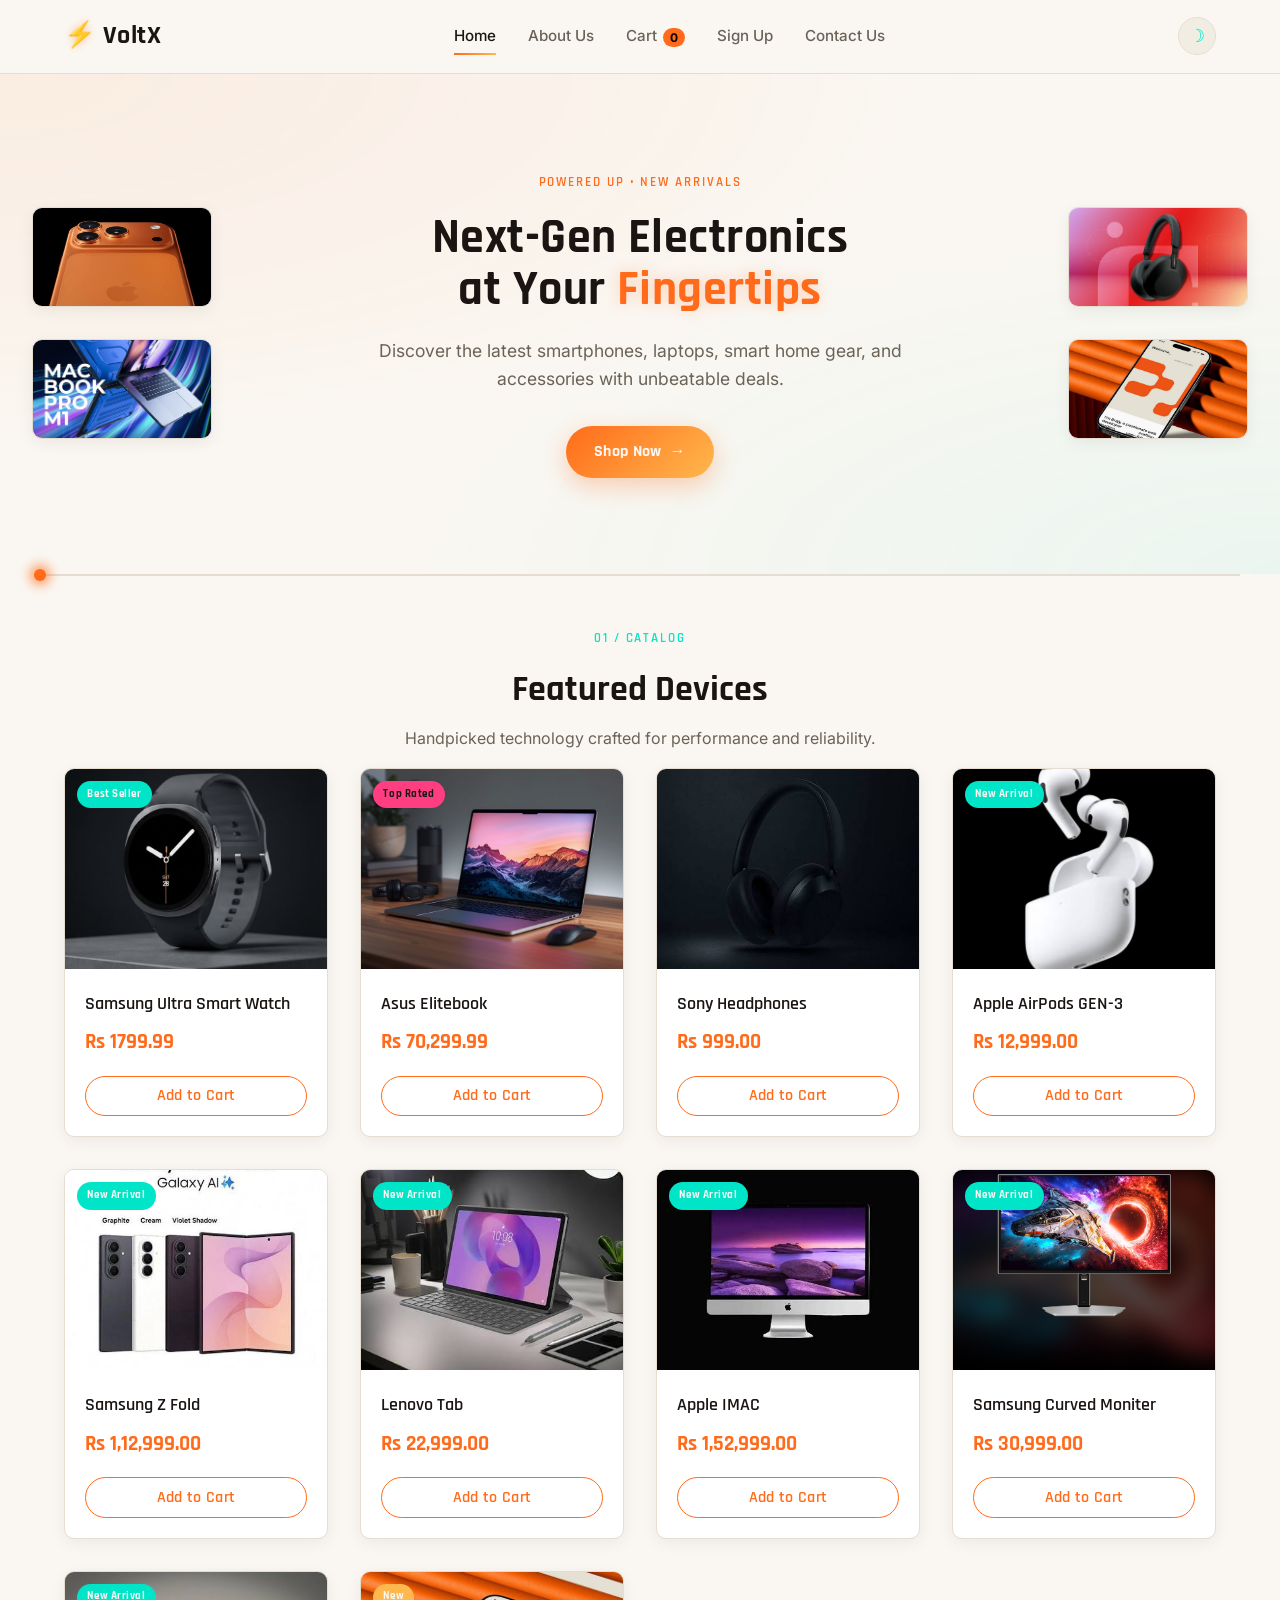
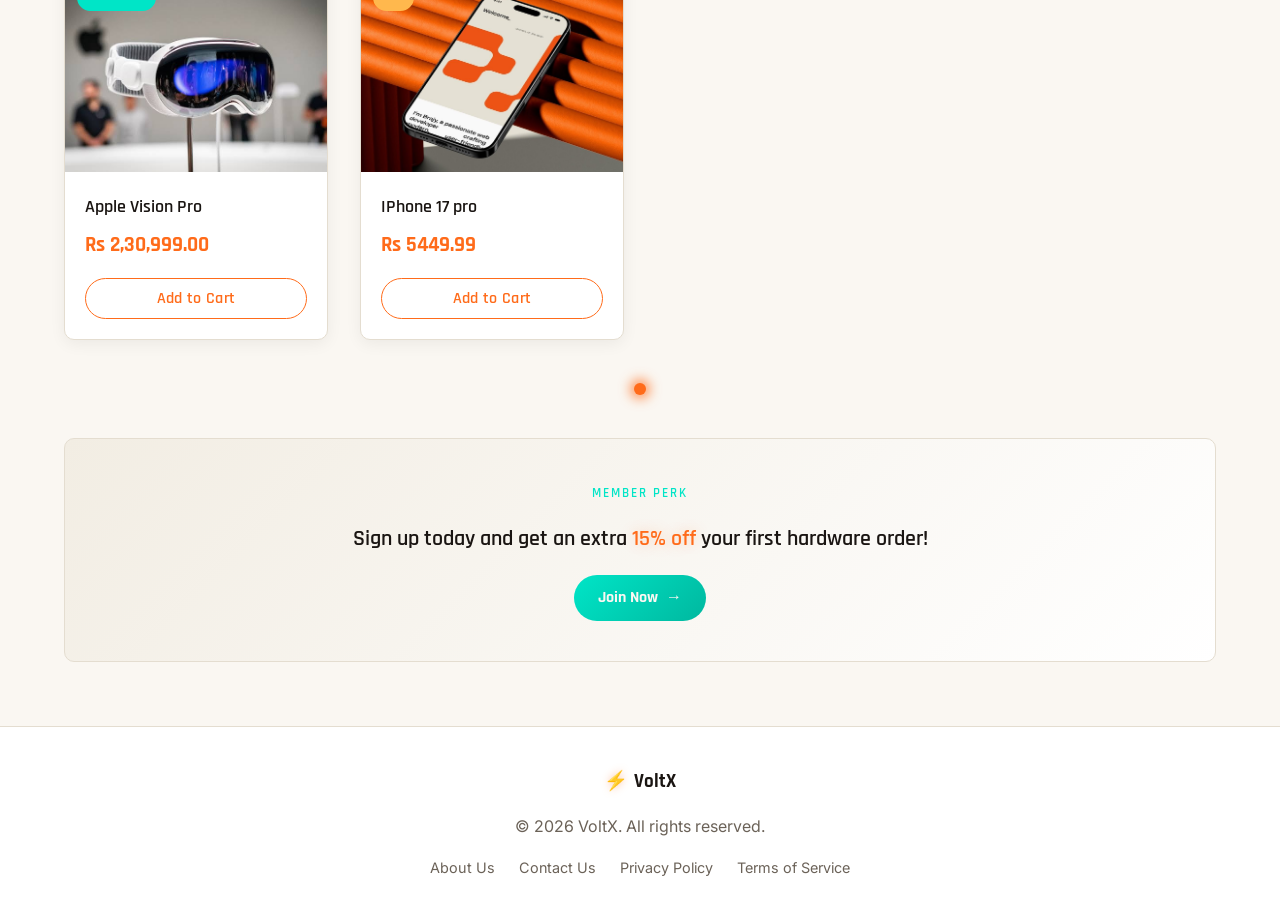
<file: index.html>
<!DOCTYPE html>
<html lang="en">
<head>
    <script src="main.js"></script>
    <meta charset="UTF-8">
    <meta name="viewport" content="width=device-width, initial-scale=1.0">
    <meta name="description" content="VoltX - Your premier destination for cutting-edge electronic devices, gadgets, and accessories.">
    <title>VoltX | Home</title>

    <link rel="preconnect" href="https://fonts.googleapis.com">
    <link rel="preconnect" href="https://fonts.gstatic.com" crossorigin>
    <link href="https://fonts.googleapis.com/css2?family=Rajdhani:wght@500;600;700&family=Inter:wght@400;500;600&display=swap" rel="stylesheet">

    <link rel="stylesheet" href="style.css">
</head>
<body>
     <script>
document.addEventListener("DOMContentLoaded", function() {
    const themeToggle = document.getElementById("themeToggle");
    const root = document.documentElement;

    const savedTheme = localStorage.getItem("voltx-theme");
    const prefersLight = window.matchMedia("(prefers-color-scheme: light)").matches;

    if (savedTheme === "light" || (!savedTheme && prefersLight)) {
        root.setAttribute("data-theme", "light");
    } else {
        root.removeAttribute("data-theme");
    }

    if (themeToggle) {
        themeToggle.addEventListener("click", function() {
            const isLight = root.getAttribute("data-theme") === "light";
            if (isLight) {
                root.removeAttribute("data-theme");
                localStorage.setItem("voltx-theme", "dark");
            } else {
                root.setAttribute("data-theme", "light");
                localStorage.setItem("voltx-theme", "light");
            }
        });
    }
});
</script>
    
</div>
<!-- VoltX Loading Screen -->
<div class="voltx-loader" aria-label="Loading VoltX" role="status">
    <div class="loader-logo">
        <span class="loader-bolt">&#9889;</span>VoltX
    </div>

    <div class="loader-track">
        <span class="loader-progress"></span>
    </div>

    <span class="loader-text">POWERING UP...</span>
</div>
    <header class="site-header">
        <nav class="navbar" aria-label="Main Navigation">
            <div class="nav-brand">
                <a href="./index.html"><span class="bolt">&#9889;</span>VoltX</a>
            </div>

            <div class="nav-right">
                <button class="theme-toggle" id="themeToggle" aria-label="Toggle light and dark mode">
                    <span class="theme-icon sun-icon">&#9728;</span>
                    <span class="theme-icon moon-icon">&#9789;</span>
                </button>

                <button class="nav-toggle" id="navToggle" aria-label="Toggle navigation menu" aria-expanded="false" aria-controls="navLinks">
                    <span class="bar"></span>
                    <span class="bar"></span>
                    <span class="bar"></span>
                </button>
            </div>

            <ul class="nav-links" id="navLinks">
                <li><a href="./index.html" class="active" aria-current="page">Home</a></li>
                <li><a href="./about.html">About Us</a></li>
                <li><a href="./cart.html">Cart</a></li>
                <li><a href="./signup.html">Sign Up</a></li>
                <li><a href="./contact.html">Contact Us</a></li>
                <li><a href="./logout.html">Logout</a></li>
            </ul>
        </nav>
        <div class="nav-backdrop" id="navBackdrop"></div>
    </header>

    <main>

        <section class="hero" aria-labelledby="hero-title">
            <div class="hero-floating-images left-images">
                <div class="floating-item zoom-anim">
                    <img src="photos/WhatsApp Image 2026-08-23 at 5.46.54 PM.jpeg" alt="Apex Pro Smartphone">
                </div>
                <div class="floating-item zoom-anim delay-1">
                    <img src="photos/All in One _ Laptop Visuals.jpg" alt="Zenith Ultra Laptop">
                </div>
            </div>

            <div class="hero-content">
                <span class="hero-eyebrow">POWERED UP &bull; NEW ARRIVALS</span>
                <h1 id="hero-title">Next-Gen Electronics<br>at Your <span class="text-glow">Fingertips</span></h1>
                <p>Discover the latest smartphones, laptops, smart home gear, and accessories with unbeatable deals.</p>
                <a href="#products" class="cta-button">Shop Now <span class="cta-arrow">&rarr;</span></a>
            </div>

            <div class="hero-floating-images right-images">
                <div class="floating-item zoom-anim delay-2">
                    <img src="photos/WhatsApp Image 2026-08-23 at 5.47.41 PM.jpeg" alt="Pulse Smartwatch Series 5">
                </div>
                <div class="floating-item zoom-anim delay-3">
                    <img src="photos/dea02608-bf89-4cf7-ade3-4e427650598a.jpg" alt="SonicX Wireless Headphones">
                </div>
            </div>
        </section>

        <div class="current-line" aria-hidden="true"><span class="pulse-dot"></span></div>

        <div class="content-wrapper">

            <section id="products" class="products-section" aria-labelledby="section-title">
                <header class="section-header reveal">
                    <span class="section-tag">01 / CATALOG</span>
                    <h2 id="section-title">Featured Devices</h2>
                    <p>Handpicked technology crafted for performance and reliability.</p>
                </header>

                <div class="product-grid">

                    <article class="product-card reveal">
                        <figure class="product-image-container">
                            <span class="product-badge badge-teal">Best Seller</span>
                            <img src="photos/Samsung Galaxy Watch_ Premium Design & Advanced Fitness Tracking ⌚✨.jpg" alt="Sleek modern smartphone displaying vibrant applications on screen">
                            <figcaption class="sr-only">Apex Pro Smartphone</figcaption>
                        </figure>
                        <div class="product-info">
                            <h3>Samsung Ultra Smart Watch</h3>
                            <p class="price">Rs 1799.99</p>
                            <button class="buy-btn">Add to Cart</button>
                        </div>
                    </article>

                    <article class="product-card reveal">
                        <figure class="product-image-container">
                            <span class="product-badge badge-pink">Top Rated</span>
                            <img src="photos/laptop.jpg" alt="High-performance laptop open on a clean wooden desk surface">
                            <figcaption class="sr-only">Zenith Ultra Laptop</figcaption>
                        </figure>
                        <div class="product-info">
                            <h3>Asus Elitebook</h3>
                            <p class="price">Rs 70,299.99</p>
                            <button class="buy-btn">Add to Cart</button>
                        </div>
                    </article>

                    <article class="product-card reveal">
                        <figure class="product-image-container">
                            <img src="photos/WhatsApp Image 2026-08-23 at 5.47.25 PM.jpeg" alt="Over-ear wireless studio headphones resting on a minimalist stand">
                            <figcaption class="sr-only">SonicX Wireless Headphones</figcaption>
                        </figure>
                        <div class="product-info">
                            <h3>Sony Headphones</h3>
                            <p class="price">Rs 999.00</p>
                            <button class="buy-btn">Add to Cart</button>
                        </div>
                    </article>

                    <article class="product-card reveal">
    <figure class="product-image-container">
        <span class="product-badge badge-teal">New Arrival</span>
        <img src="photos/images.jpeg" alt="Apple airpods">
        <figcaption class="sr-only">Apple airpods</figcaption>
    </figure>
    <div class="product-info">
        <h3>Apple AirPods GEN-3</h3>
        <p class="price">Rs 12,999.00</p>
        <button class="buy-btn">Add to Cart</button>
    </div>
</article> 
               

           <article class="product-card reveal">
    <figure class="product-image-container">
        <span class="product-badge badge-teal">New Arrival</span>
        <img src="photos/images-2.jpeg" alt="Samsung Z Fold">
        <figcaption class="sr-only">Samsung Z Fold</figcaption>
    </figure>
    <div class="product-info">
        <h3>Samsung Z Fold</h3>
        <p class="price">Rs 1,12,999.00</p>
        <button class="buy-btn">Add to Cart</button>
    </div>
</article>

       <article class="product-card reveal">
    <figure class="product-image-container">
        <span class="product-badge badge-teal">New Arrival</span>
        <img src="photos/shopping.jpeg" alt="Lenovo Tab">
        <figcaption class="sr-only">Lenovo Tab</figcaption>
    </figure>
    <div class="product-info">
        <h3>Lenovo Tab</h3>
        <p class="price">Rs 22,999.00</p>
        <button class="buy-btn">Add to Cart</button>
    </div>
</article>


  <article class="product-card reveal">
    <figure class="product-image-container">
        <span class="product-badge badge-teal">New Arrival</span>
        <img src="photos/images-3.jpeg" alt="Apple IMAC">
        <figcaption class="sr-only">Apple IMAC</figcaption>
    </figure>
    <div class="product-info">
        <h3>Apple IMAC</h3>
        <p class="price">Rs 1,52,999.00</p>
        <button class="buy-btn">Add to Cart</button>
    </div>
</article>

 <article class="product-card reveal">
    <figure class="product-image-container">
        <span class="product-badge badge-teal">New Arrival</span>
        <img src="photos/img.jpg" alt="Samsung Curved Moniter">
        <figcaption class="sr-only">Samsung Curved Moniter</figcaption>
    </figure>
    <div class="product-info">
        <h3>Samsung Curved Moniter</h3>
        <p class="price">Rs 30,999.00</p>
        <button class="buy-btn">Add to Cart</button>
    </div>
</article>

 <article class="product-card reveal">
    <figure class="product-image-container">
        <span class="product-badge badge-teal">New Arrival</span>
        <img src="photos/img-2.jpeg" alt="Apple Vision Pro">
        <figcaption class="sr-only">Apple Vision Pro</figcaption>
    </figure>
    <div class="product-info">
        <h3>Apple Vision Pro</h3>
        <p class="price">Rs 2,30,999.00</p>
        <button class="buy-btn">Add to Cart</button>
    </div>
</article>

                    <article class="product-card reveal">
                        <figure class="product-image-container">
                            <span class="product-badge badge-amber">New</span>
                            <img src="photos/dea02608-bf89-4cf7-ade3-4e427650598a.jpg" alt="Smartwatch with a black fitness tracking band on a white background">
                            <figcaption class="sr-only"></figcaption>
                        </figure>
                        <div class="product-info">
                            <h3>IPhone 17 pro</h3>
                            <p class="price">Rs 5449.99</p>
                            <button class="buy-btn">Add to Cart</button>
                        </div>
                    </article>
                </div>
            </section>

            <div class="current-line" aria-hidden="true"><span class="pulse-dot"></span></div>

            <aside class="promo-sidebar reveal" aria-label="Promotional Sidebar">
                <section class="promo-card">
                    <span class="section-tag">MEMBER PERK</span>
                    <h3>Sign up today and get an extra <span class="text-glow">15% off</span> your first hardware order!</h3>
                    <a href="./signup.html" class="promo-btn">Join Now <span class="cta-arrow">&rarr;</span></a>
                </section>
            </aside>
        </div>
    </main>

    <footer class="site-footer">
        <div class="footer-content">
            <div class="footer-brand"><span class="bolt">&#9889;</span>VoltX</div>
            <p>&copy; 2026 VoltX. All rights reserved.</p>
            <nav aria-label="Footer Navigation">
                <ul class="footer-links">
                    <li><a href="./about.html">About Us</a></li>
                    <li><a href="./contact.html">Contact Us</a></li>
                    <li><a href="./privacy.html">Privacy Policy</a></li>
                    <li><a href="./terms.html">Terms of Service</a></li>
                </ul>
            </nav>
        </div>
    </footer>

    <script>
        const navToggle = document.getElementById('navToggle');
        const navLinks = document.getElementById('navLinks');
        const navBackdrop = document.getElementById('navBackdrop');
        const themeToggle = document.getElementById('themeToggle');
        const root = document.documentElement;

        // Apply saved theme, or fall back to the visitor's OS preference
        const savedTheme = localStorage.getItem('voltx-theme');
        const prefersLight = window.matchMedia('(prefers-color-scheme: light)').matches;
        if (savedTheme === 'light' || (!savedTheme && prefersLight)) {
            root.setAttribute('data-theme', 'light');
        }

        themeToggle.addEventListener('click', () => {
            const isLight = root.getAttribute('data-theme') === 'light';
            if (isLight) {
                root.removeAttribute('data-theme');
                localStorage.setItem('voltx-theme', 'dark');
            } else {
                root.setAttribute('data-theme', 'light');
                localStorage.setItem('voltx-theme', 'light');
            }
        });

        function setMenu(isOpen) {
            navLinks.classList.toggle('open', isOpen);
            navToggle.classList.toggle('active', isOpen);
            navBackdrop.classList.toggle('open', isOpen);
            navToggle.setAttribute('aria-expanded', isOpen);
            document.body.style.overflow = isOpen ? 'hidden' : '';
        }

        navToggle.addEventListener('click', () => setMenu(!navLinks.classList.contains('open')));
        navBackdrop.addEventListener('click', () => setMenu(false));
        navLinks.querySelectorAll('a').forEach(link => link.addEventListener('click', () => setMenu(false)));
        document.addEventListener('keydown', (e) => { if (e.key === 'Escape') setMenu(false); });

        // Scroll-triggered reveal: elements expand + fade in as they enter view
        const revealEls = document.querySelectorAll('.reveal');
        const observer = new IntersectionObserver((entries) => {
            entries.forEach((entry, i) => {
                if (entry.isIntersecting) {
                    setTimeout(() => entry.target.classList.add('visible'), i * 60);
                    observer.unobserve(entry.target);
                }
            });
        }, { threshold: 0.15, rootMargin: '0px 0px -40px 0px' });

        revealEls.forEach(el => observer.observe(el));

        // Reveal product cards with a slight stagger based on grid position
        document.querySelectorAll('.product-card').forEach((card, i) => {
            card.style.transitionDelay = (i * 80) + 'ms';
        });
    </script>

</body>
</html>
</file>
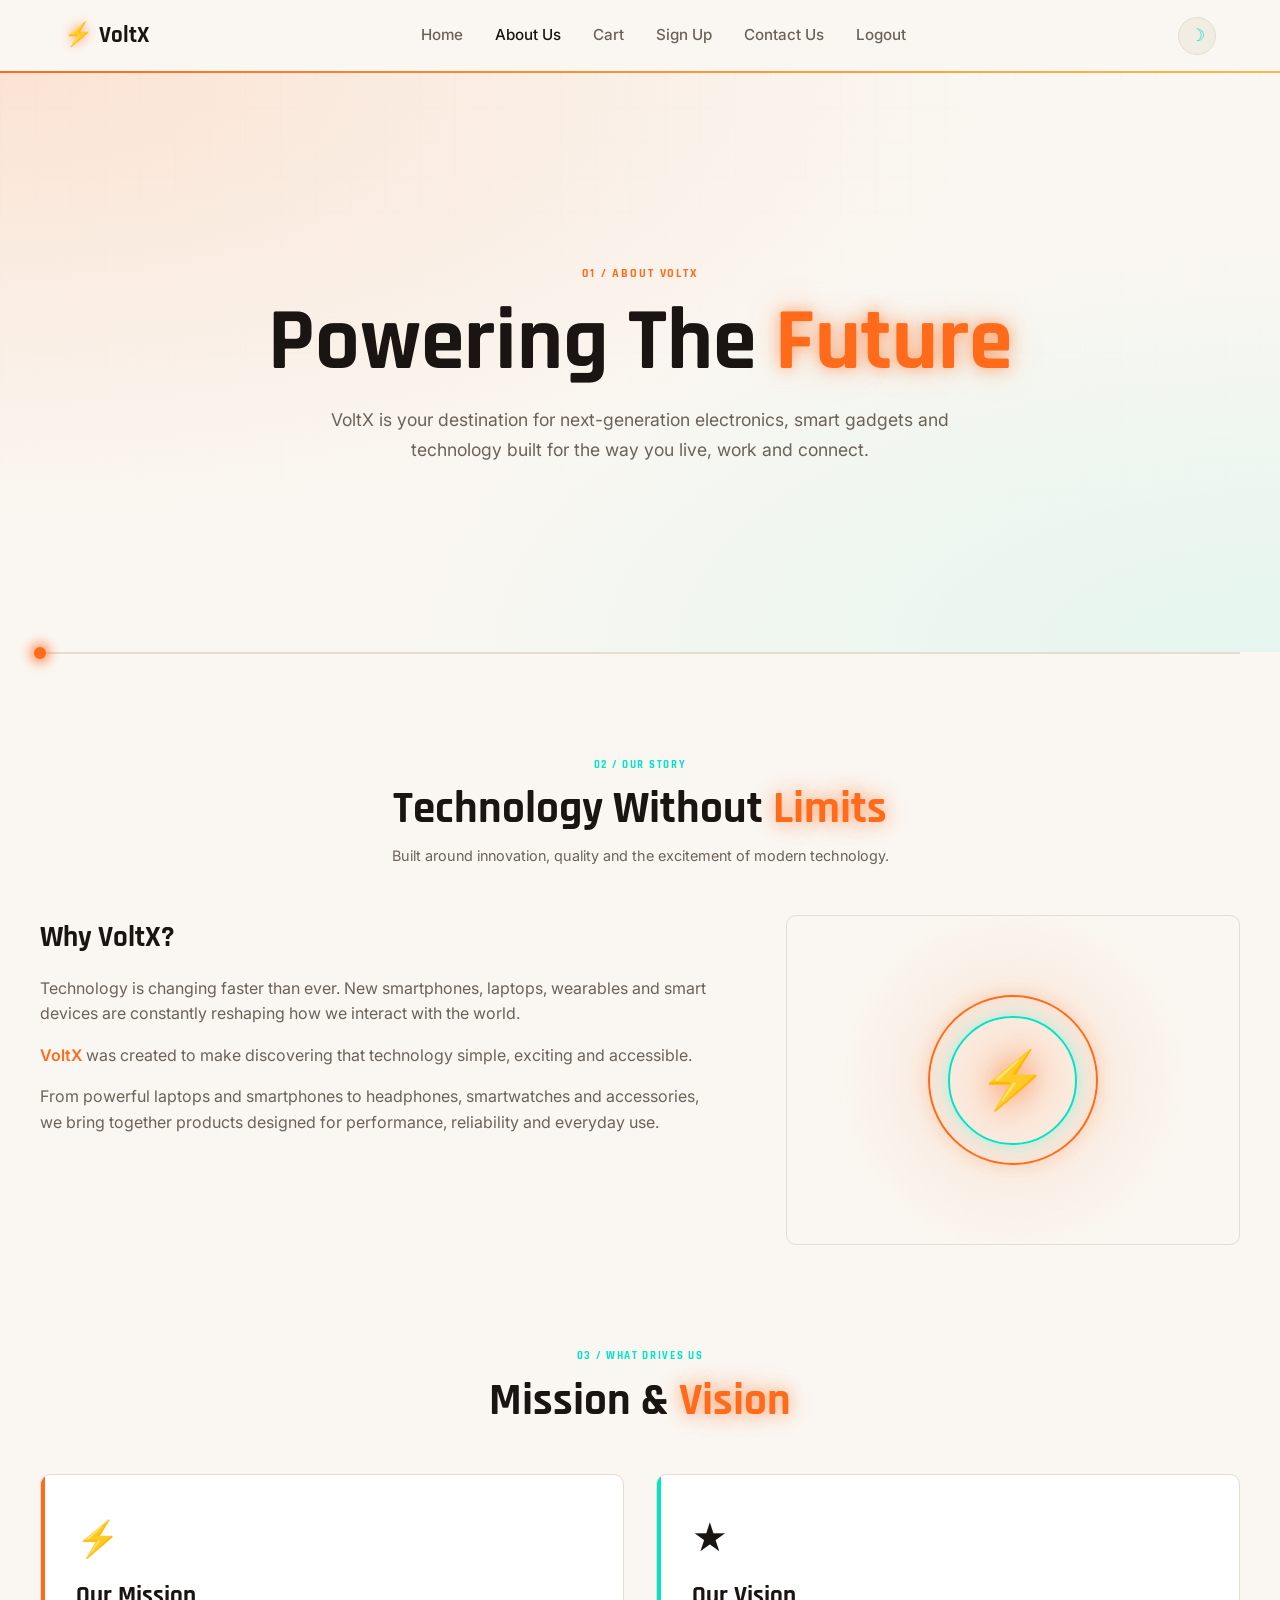
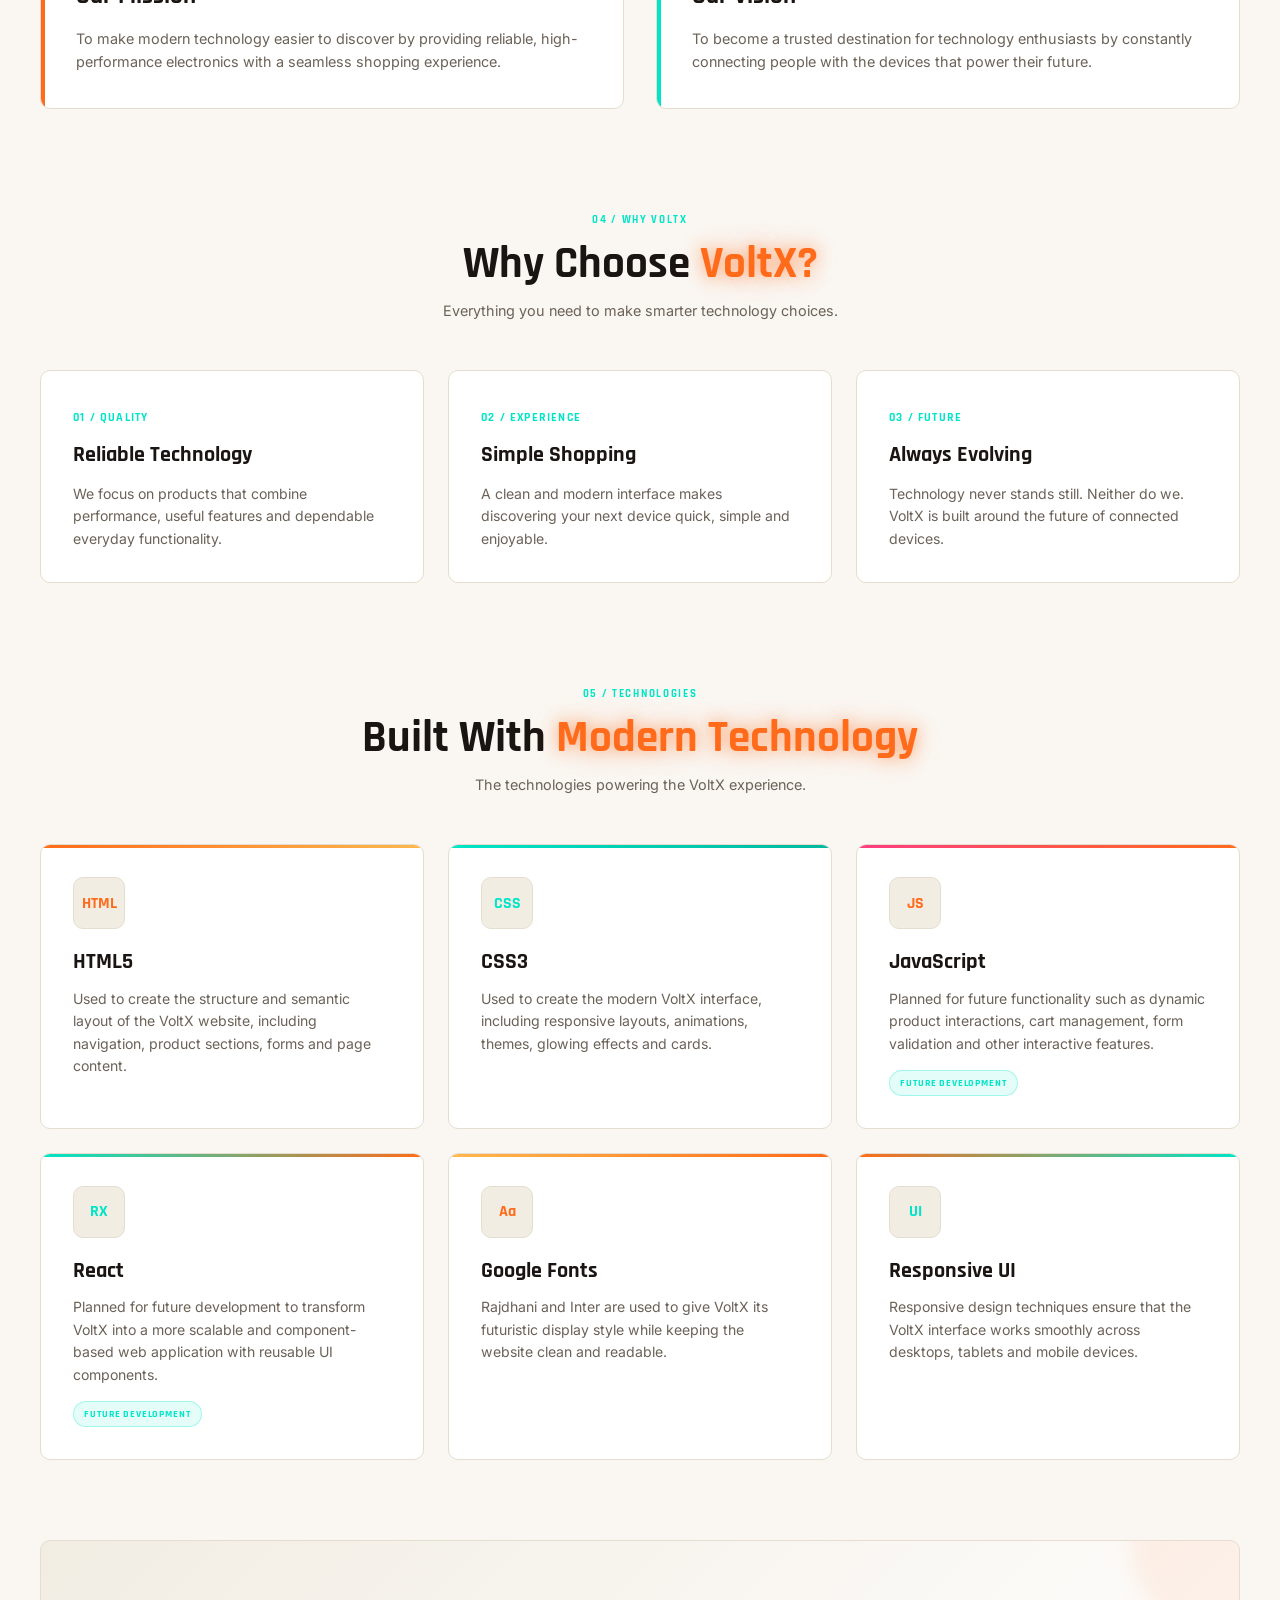
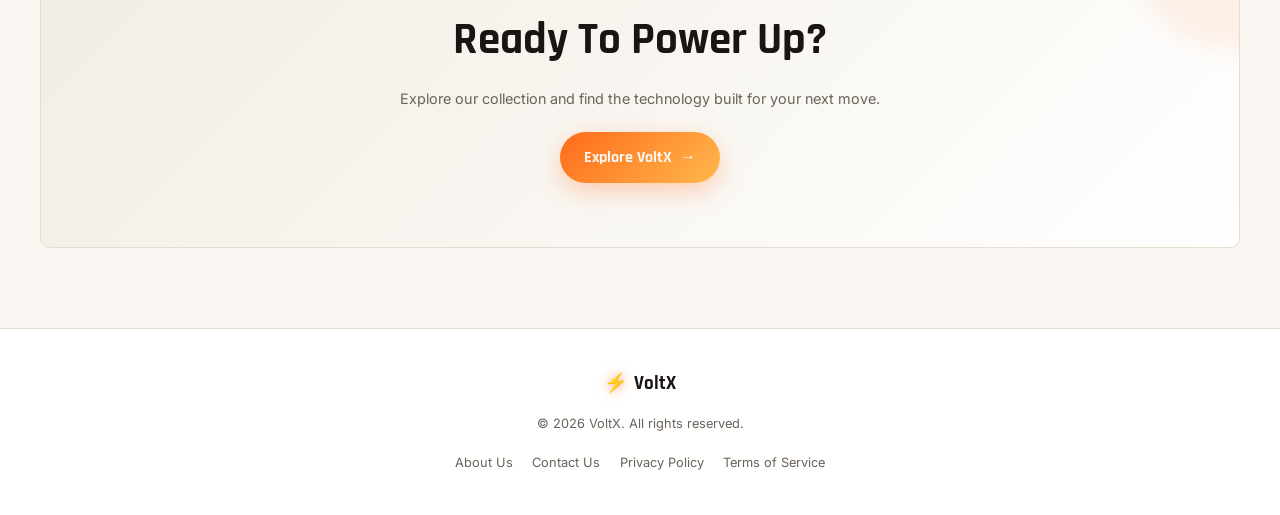
<file: about.html>
<!DOCTYPE html>
<html lang="en">

<head>

    <meta charset="UTF-8">

    <meta name="viewport" content="width=device-width, initial-scale=1.0">

    <meta name="description"
        content="Learn more about VoltX - your destination for next-generation electronics, gadgets and accessories.">

    <title>VoltX | About Us</title>


    <!-- ==========================================
         GOOGLE FONTS
         ========================================== -->

    <link rel="preconnect" href="https://fonts.googleapis.com">

    <link rel="preconnect"
        href="https://fonts.gstatic.com"
        crossorigin>

    <link href="https://fonts.googleapis.com/css2?family=Rajdhani:wght@500;600;700&family=Inter:wght@400;500;600&display=swap"
        rel="stylesheet">


    <!-- ==========================================
         PAGE STYLES
         ========================================== -->

    <style>
        /* ==========================================
   VOLTX MOBILE-FIRST DESIGN
   ========================================== */

:root {
    --void: #0a0908;
    --surface: #16130f;
    --surface-raised: #1e1a14;
    --border: #2c2620;

    --orange: #ff6b1a;
    --amber: #ffb84d;
    --teal: #00e5c7;
    --pink: #ff3d81;

    --text: #f5f0e8;
    --text-muted: #a89f92;

    --font-display: 'Rajdhani', sans-serif;
    --font-body: 'Inter', sans-serif;

    --radius: 10px;

    --container: 1200px;
}


/* ==========================================
   LIGHT MODE
   ========================================== */

:root[data-theme="light"] {
    --void: #faf7f2;
    --surface: #ffffff;
    --surface-raised: #f2ede3;
    --border: #e4ddd0;

    --text: #1a1512;
    --text-muted: #6b6258;
}


/* ==========================================
   RESET
   ========================================== */

* {
    margin: 0;
    padding: 0;
    box-sizing: border-box;
}


html {
    scroll-behavior: smooth;
    overflow-x: hidden;
}


body {
    width: 100%;
    min-width: 320px;

    overflow-x: hidden;

    font-family: var(--font-body);

    line-height: 1.6;

    background: var(--void);

    color: var(--text);

    padding-top: 64px;

    transition:
        background-color .3s ease,
        color .3s ease;
}


img,
svg,
video {
    max-width: 100%;
    height: auto;
}


a {
    text-decoration: none;
}


button {
    font-family: inherit;
}


/* ==========================================
   NAVBAR — MOBILE DEFAULT
   ========================================== */

.site-header {
    position: relative;
    z-index: 1000;
}


.navbar {
    position: fixed;

    top: 0;
    left: 0;

    width: 100%;

    min-height: 64px;

    padding:
        .75rem 1rem;

    display: flex;

    align-items: center;

    justify-content: space-between;

    background:
        rgba(10, 9, 8, .92);

    backdrop-filter: blur(12px);

    border-bottom:
        1px solid var(--border);

    z-index: 1000;
}


:root[data-theme="light"] .navbar {
    background:
        rgba(250, 247, 242, .94);
}


/* ==========================================
   BRAND
   ========================================== */

.nav-brand {
    order: 1;
}

.nav-brand a {
    display: flex;

    align-items: center;

    gap: .35rem;

    font-family: var(--font-display);

    font-size: 1.45rem;

    font-weight: 700;

    color: var(--text);
}


.bolt {
    color: var(--orange);

    filter:
        drop-shadow(
            0 0 6px
            rgba(255, 107, 26, .7)
        );
}


/* ==========================================
   NAV RIGHT
   ========================================== */

.nav-right {
    display: flex;

    align-items: center;

    gap: .6rem;

    z-index: 1100;

    /* Always render as the rightmost flex item in the navbar,
       regardless of DOM order, so the theme toggle stays pinned
       to the top-right corner at every breakpoint. */
    order: 3;
}


/* ==========================================
   THEME BUTTON
   ========================================== */

.theme-toggle {
    position: relative;

    width: 38px;
    height: 38px;

    display: flex;

    align-items: center;
    justify-content: center;

    border-radius: 50%;

    background: var(--surface-raised);

    border:
        1px solid var(--border);

    cursor: pointer;

    overflow: hidden;
}


.theme-icon {
    position: absolute;

    font-size: 1.05rem;

    line-height: 1;

    transition:
        transform .35s ease,
        opacity .35s ease;
}


.sun-icon {
    color: var(--amber);
}


.moon-icon {
    color: var(--teal);

    transform: translateY(30px);

    opacity: 0;
}


:root[data-theme="light"] .sun-icon {
    transform: translateY(-30px);
    opacity: 0;
}


:root[data-theme="light"] .moon-icon {
    transform: translateY(0);
    opacity: 1;
}


/* ==========================================
   MOBILE HAMBURGER
   ========================================== */

.nav-toggle {
    width: 40px;
    height: 40px;

    display: flex;

    flex-direction: column;

    justify-content: center;

    align-items: center;

    gap: 5px;

    background: var(--surface-raised);

    border:
        1px solid var(--border);

    border-radius: 7px;

    cursor: pointer;
}


.nav-toggle .bar {
    display: block;

    width: 20px;
    height: 2px;

    background: var(--orange);

    border-radius: 2px;

    transition:
        transform .3s ease,
        opacity .3s ease;
}


.nav-toggle.active .bar:nth-child(1) {
    transform:
        translateY(7px)
        rotate(45deg);
}


.nav-toggle.active .bar:nth-child(2) {
    opacity: 0;
}


.nav-toggle.active .bar:nth-child(3) {
    transform:
        translateY(-7px)
        rotate(-45deg);
}


/* ==========================================
   MOBILE NAVIGATION
   ========================================== */

.nav-links {
    position: fixed;

    top: 64px;
    right: 0;

    width: min(82vw, 320px);

    height: calc(100vh - 64px);

    display: flex;

    flex-direction: column;

    align-items: stretch;

    gap: 0;

    padding:
        1rem 0;

    list-style: none;

    background: var(--surface);

    border-left:
        1px solid var(--border);

    box-shadow:
        -10px 0 35px
        rgba(0, 0, 0, .4);

    transform:
        translateX(100%);

    transition:
        transform .3s ease;

    overflow-y: auto;

    z-index: 1050;
}


.nav-links.open {
    transform: translateX(0);
}


.nav-links li {
    width: 100%;
}


.nav-links a {
    display: block;

    width: 100%;

    padding:
        1rem 1.5rem;

    color: var(--text-muted);

    font-size: 1rem;

    font-weight: 500;

    border-bottom:
        1px solid var(--border);

    transition:
        background .25s ease,
        color .25s ease;
}


.nav-links a:hover,
.nav-links a.active {
    color: var(--text);

    background:
        rgba(255, 107, 26, .07);
}


.nav-links a.active {
    border-left:
        3px solid var(--orange);
}


/* ==========================================
   HERO — MOBILE
   ========================================== */

.about-hero {
    width: 100%;

    min-height: 430px;

    padding:
        4.5rem 1.25rem 4rem;

    display: flex;

    align-items: center;

    justify-content: center;

    text-align: center;

    position: relative;

    overflow: hidden;

    background:

        radial-gradient(
            ellipse at top left,
            rgba(255, 107, 26, .14),
            transparent 55%
        ),

        radial-gradient(
            ellipse at bottom right,
            rgba(0, 229, 199, .09),
            transparent 50%
        ),

        var(--void);
}


.hero-grid {
    position: absolute;

    inset: 0;

    opacity: .10;

    background-image:

        linear-gradient(
            rgba(255, 107, 26, .15) 1px,
            transparent 1px
        ),

        linear-gradient(
            90deg,
            rgba(255, 107, 26, .15) 1px,
            transparent 1px
        );

    background-size: 35px 35px;

    mask-image:
        linear-gradient(
            to bottom,
            black,
            transparent
        );
}


.about-hero-content {
    position: relative;

    z-index: 2;

    width: 100%;

    max-width: 760px;
}


.hero-eyebrow {
    display: inline-block;

    font-family: var(--font-display);

    font-size: .72rem;

    font-weight: 700;

    letter-spacing: .16em;

    color: var(--orange);

    margin-bottom: 1rem;
}


.about-hero h1 {
    font-family: var(--font-display);

    font-size:
        clamp(2.7rem, 14vw, 5.5rem);

    line-height: .98;

    font-weight: 700;

    margin-bottom: 1.25rem;
}


.text-glow {
    color: var(--orange);

    text-shadow:
        0 0 15px
        rgba(255, 107, 26, .55),

        0 0 35px
        rgba(255, 107, 26, .25);
}


.about-hero p {
    max-width: 650px;

    margin: 0 auto;

    color: var(--text-muted);

    font-size: .95rem;

    line-height: 1.7;
}


/* ==========================================
   ELECTRIC DIVIDER
   ========================================== */

.current-line {
    position: relative;

    width: calc(100% - 2rem);

    max-width: 1200px;

    height: 2px;

    margin: 0 auto;

    background: var(--border);
}


.pulse-dot {
    position: absolute;

    top: 50%;
    left: -6px;

    width: 12px;
    height: 12px;

    border-radius: 50%;

    background: var(--orange);

    box-shadow:
        0 0 12px 4px
        rgba(255, 107, 26, .7);

    transform: translateY(-50%);

    animation:
        travel 3.5s linear infinite;
}


@keyframes travel {

    0% {
        left: -6px;
    }

    100% {
        left: calc(100% - 6px);
    }
}


/* ==========================================
   CONTENT CONTAINER
   ========================================== */

.content-wrapper {
    width: 100%;

    max-width: var(--container);

    margin: 0 auto;

    padding:
        0 1rem 4rem;
}


.section {
    padding-top: 4rem;
}


/* ==========================================
   SECTION HEADERS
   ========================================== */

.section-header {
    text-align: center;

    margin-bottom: 2rem;
}


.section-tag {
    display: inline-block;

    font-family: var(--font-display);

    font-size: .7rem;

    font-weight: 700;

    letter-spacing: .15em;

    color: var(--teal);

    margin-bottom: .65rem;
}


.section-header h2 {
    font-family: var(--font-display);

    font-size:
        clamp(1.9rem, 8vw, 2.8rem);

    line-height: 1.1;

    font-weight: 700;

    margin-bottom: .6rem;
}


.section-header p {
    color: var(--text-muted);

    font-size: .9rem;
}


/* ==========================================
   STORY
   ========================================== */

.story-grid {
    display: grid;

    grid-template-columns: 1fr;

    gap: 2rem;
}


.story-text h3 {
    font-family: var(--font-display);

    font-size: 1.8rem;

    margin-bottom: .9rem;
}


.story-text p {
    color: var(--text-muted);

    margin-bottom: 1rem;

    font-size: .92rem;
}


.story-highlight {
    color: var(--orange);

    font-weight: 600;
}


/* ==========================================
   STORY VISUAL
   ========================================== */

.story-visual {
    width: 100%;

    min-height: 270px;

    display: flex;

    align-items: center;

    justify-content: center;

    position: relative;

    background:

        radial-gradient(
            circle,
            rgba(255, 107, 26, .14),
            transparent 65%
        );

    border:
        1px solid var(--border);

    border-radius: var(--radius);

    overflow: hidden;
}


.energy-ring {
    width: min(170px, 55vw);

    aspect-ratio: 1;

    border:
        2px solid var(--orange);

    border-radius: 50%;

    display: flex;

    align-items: center;

    justify-content: center;

    box-shadow:

        0 0 20px
        rgba(255, 107, 26, .25),

        inset 0 0 20px
        rgba(255, 107, 26, .12);

    animation:
        rotateRing 8s linear infinite;
}


.energy-ring::before {
    content: '';

    position: absolute;

    width: 125px;

    height: 125px;

    max-width: 42vw;

    max-height: 42vw;

    border:
        2px solid var(--teal);

    border-radius: 50%;

    box-shadow:
        0 0 20px
        rgba(0, 229, 199, .3);
}


.energy-bolt {
    font-size: 3.5rem;

    color: var(--orange);

    filter:
        drop-shadow(
            0 0 15px
            rgba(255, 107, 26, .8)
        );

    animation:
        boltPulse 2s ease-in-out infinite;
}


@keyframes rotateRing {
    from {
        transform: rotate(0deg);
    }

    to {
        transform: rotate(360deg);
    }
}


@keyframes boltPulse {

    0%,
    100% {
        transform: scale(1);
    }

    50% {
        transform: scale(1.15);
    }
}


/* ==========================================
   MISSION
   ========================================== */

.mission-grid {
    display: grid;

    grid-template-columns: 1fr;

    gap: 1rem;
}


.mission-card {
    padding: 1.6rem;

    background: var(--surface);

    border:
        1px solid var(--border);

    border-radius: var(--radius);

    position: relative;

    overflow: hidden;

    transition:
        transform .3s ease,
        border-color .3s ease,
        box-shadow .3s ease;
}


.mission-card::before {
    content: '';

    position: absolute;

    left: 0;
    top: 0;

    width: 4px;
    height: 100%;

    background: var(--orange);
}


.mission-card:nth-child(2)::before {
    background: var(--teal);
}


.mission-card:hover {
    transform: translateY(-5px);

    border-color: var(--orange);

    box-shadow:
        0 15px 40px
        rgba(255, 107, 26, .12);
}


.mission-icon {
    display: block;

    font-size: 2.2rem;

    margin-bottom: .7rem;
}


.mission-card h3 {
    font-family: var(--font-display);

    font-size: 1.55rem;

    margin-bottom: .6rem;
}


.mission-card p {
    color: var(--text-muted);

    font-size: .9rem;
}


/* ==========================================
   WHY VOLTX
   ========================================== */

.features-grid {
    display: grid;

    grid-template-columns: 1fr;

    gap: 1rem;
}


.feature-card {
    background: var(--surface);

    border:
        1px solid var(--border);

    border-radius: var(--radius);

    padding: 1.5rem;

    transition:
        transform .3s ease,
        border-color .3s ease,
        box-shadow .3s ease;
}


.feature-card:hover {
    transform: translateY(-5px);

    border-color: var(--orange);

    box-shadow:
        0 12px 35px
        rgba(255, 107, 26, .12);
}


.feature-number {
    font-family: var(--font-display);

    color: var(--teal);

    font-weight: 700;

    font-size: .75rem;

    letter-spacing: .1em;
}


.feature-card h3 {
    font-family: var(--font-display);

    font-size: 1.35rem;

    margin: .6rem 0;
}


.feature-card p {
    color: var(--text-muted);

    font-size: .88rem;
}


/* ==========================================
   TECHNOLOGY SECTION
   ========================================== */

.technology-grid {
    display: grid;

    grid-template-columns: 1fr;

    gap: 1rem;
}


.technology-card {
    background: var(--surface);

    border:
        1px solid var(--border);

    border-radius: var(--radius);

    padding: 1.5rem;

    position: relative;

    overflow: hidden;

    transition:
        transform .3s ease,
        border-color .3s ease,
        box-shadow .3s ease;
}


.technology-card::before {
    content: '';

    position: absolute;

    top: 0;
    left: 0;

    width: 100%;
    height: 3px;

    background:
        linear-gradient(
            90deg,
            var(--orange),
            var(--amber)
        );
}


.technology-card:nth-child(2)::before {
    background:
        linear-gradient(
            90deg,
            var(--teal),
            #00b89f
        );
}


.technology-card:nth-child(3)::before {
    background:
        linear-gradient(
            90deg,
            var(--pink),
            var(--orange)
        );
}


.technology-card:nth-child(4)::before {
    background:
        linear-gradient(
            90deg,
            var(--teal),
            var(--orange)
        );
}


.technology-card:nth-child(5)::before {
    background:
        linear-gradient(
            90deg,
            var(--amber),
            var(--orange)
        );
}


.technology-card:nth-child(6)::before {
    background:
        linear-gradient(
            90deg,
            var(--orange),
            var(--teal)
        );
}


.technology-card:hover {
    transform: translateY(-5px);

    border-color: var(--orange);

    box-shadow:
        0 15px 35px
        rgba(255, 107, 26, .14);
}


.technology-icon {
    width: 52px;
    height: 52px;

    display: flex;

    align-items: center;
    justify-content: center;

    margin-bottom: .9rem;

    border-radius: 10px;

    background: var(--surface-raised);

    border:
        1px solid var(--border);

    font-family: var(--font-display);

    font-size: 1rem;

    font-weight: 700;

    color: var(--orange);
}


.technology-card:nth-child(even)
.technology-icon {
    color: var(--teal);
}


.technology-card h3 {
    font-family: var(--font-display);

    font-size: 1.4rem;

    margin-bottom: .5rem;
}


.technology-card p {
    color: var(--text-muted);

    font-size: .88rem;
}


.future-badge {
    display: inline-block;

    margin-top: .9rem;

    padding:
        .25rem .65rem;

    border-radius: 999px;

    background:
        rgba(0, 229, 199, .1);

    border:
        1px solid
        rgba(0, 229, 199, .3);

    color: var(--teal);

    font-family: var(--font-display);

    font-size: .65rem;

    font-weight: 700;

    letter-spacing: .08em;
}


/* ==========================================
   CTA
   ========================================== */

.cta-section {
    margin-top: 4rem;

    padding:
        3rem 1.25rem;

    text-align: center;

    background:
        linear-gradient(
            135deg,
            var(--surface-raised),
            var(--surface)
        );

    border:
        1px solid var(--border);

    border-radius: var(--radius);

    position: relative;

    overflow: hidden;
}


.cta-section::after {
    content: '';

    position: absolute;

    width: 220px;
    height: 220px;

    border-radius: 50%;

    right: -110px;
    top: -110px;

    background:
        rgba(255, 107, 26, .08);

    filter: blur(10px);
}


.cta-section h2 {
    position: relative;

    z-index: 2;

    font-family: var(--font-display);

    font-size:
        clamp(2rem, 9vw, 2.8rem);

    margin-bottom: .6rem;
}


.cta-section p {
    position: relative;

    z-index: 2;

    color: var(--text-muted);

    font-size: .9rem;

    margin-bottom: 1.4rem;
}


.cta-button {
    position: relative;

    z-index: 2;

    display: inline-flex;

    align-items: center;

    justify-content: center;

    gap: .5rem;

    min-height: 46px;

    padding:
        .8rem 1.5rem;

    background:
        linear-gradient(
            135deg,
            var(--orange),
            var(--amber)
        );

    color: var(--void);

    border-radius: 999px;

    font-family: var(--font-display);

    font-weight: 700;

    box-shadow:
        0 8px 24px
        rgba(255, 107, 26, .3);

    transition:
        transform .25s ease,
        box-shadow .25s ease;
}


.cta-button:hover {
    transform:
        translateY(-3px)
        scale(1.03);

    box-shadow:
        0 12px 30px
        rgba(255, 107, 26, .45);
}


.cta-arrow {
    transition:
        transform .25s ease;
}


.cta-button:hover .cta-arrow {
    transform:
        translateX(3px);
}


/* ==========================================
   FOOTER
   ========================================== */

.site-footer {
    width: 100%;

    background: var(--surface);

    border-top:
        1px solid var(--border);

    color: var(--text-muted);

    padding:
        2rem 1rem;

    text-align: center;
}


.footer-content {
    max-width: var(--container);

    margin: 0 auto;

    display: flex;

    flex-direction: column;

    align-items: center;

    gap: .9rem;
}


.footer-brand {
    display: flex;

    align-items: center;

    gap: .35rem;

    font-family: var(--font-display);

    font-size: 1.2rem;

    font-weight: 700;

    color: var(--text);
}


.footer-content p {
    font-size: .8rem;
}


.footer-links {
    list-style: none;

    display: flex;

    flex-wrap: wrap;

    justify-content: center;

    gap: .7rem 1.2rem;
}


.footer-links a {
    color: var(--text-muted);

    font-size: .8rem;

    transition:
        color .25s ease;
}


.footer-links a:hover {
    color: var(--orange);
}


/* ==========================================
   SCROLL REVEAL
   ========================================== */

.reveal {
    opacity: 0;

    transform:
        translateY(25px)
        scale(.98);

    transition:
        opacity .7s ease,
        transform .7s ease;
}


.reveal.visible {
    opacity: 1;

    transform:
        translateY(0)
        scale(1);
}


/* ==========================================
   TABLET — 600px+
   ========================================== */

@media (min-width: 600px) {

    body {
        padding-top: 72px;
    }


    .navbar {
        min-height: 72px;

        padding:
            1rem 4%;
    }


    .nav-links {
        top: 72px;

        height:
            calc(100vh - 72px);
    }


    .about-hero {
        min-height: 500px;

        padding:
            5rem 2rem;
    }


    .about-hero p {
        font-size: 1rem;
    }


    .content-wrapper {
        padding:
            0 2rem 5rem;
    }


    .section {
        padding-top: 5rem;
    }


    .section-header {
        margin-bottom: 2.5rem;
    }


    .story-visual {
        min-height: 330px;
    }


    .mission-grid {
        grid-template-columns:
            repeat(2, 1fr);
    }


    .features-grid {
        grid-template-columns:
            repeat(2, 1fr);
    }


    .technology-grid {
        grid-template-columns:
            repeat(2, 1fr);
    }


    .technology-card {
        padding: 1.75rem;
    }


    .cta-section {
        padding:
            4rem 2rem;
    }
}


/* ==========================================
   DESKTOP — 900px+
   ========================================== */

@media (min-width: 900px) {

    body {
        padding-top: 72px;
    }


    .navbar {
        padding:
            1rem 5%;
    }


    /* Desktop navigation */

    .nav-right {
        gap: 1rem;
    }


    .nav-toggle {
        display: none;
    }


    .nav-links {
        position: static;

        order: 2;

        width: auto;
        height: auto;

        display: flex;

        flex-direction: row;

        align-items: center;

        gap: 2rem;

        padding: 0;

        background: transparent;

        border: none;

        box-shadow: none;

        transform: none;

        overflow: visible;
    }


    .nav-links li {
        width: auto;
    }


    .nav-links a {
        width: auto;

        padding: .25rem 0;

        border: none;

        font-size: .95rem;

        background: transparent;
    }


    .nav-links a:hover,
    .nav-links a.active {
        background: transparent;

        border: none;
    }


    .nav-links a.active {
        color: var(--text);
    }


    .nav-links a::after {
        content: '';

        display: block;

        position: absolute;

        left: 0;
        bottom: -2px;

        width: 0;
        height: 2px;

        background:
            linear-gradient(
                90deg,
                var(--orange),
                var(--amber)
            );

        transition:
            width .25s ease;
    }


    .nav-links a:hover::after,
    .nav-links a.active::after {
        width: 100%;
    }


    /* Hero */

    .about-hero {
        min-height: 540px;
    }


    .about-hero h1 {
        font-size:
            clamp(4rem, 7vw, 5.5rem);
    }


    .about-hero p {
        font-size: 1.1rem;
    }


    /* Story */

    .story-grid {
        grid-template-columns:
            1.2fr .8fr;

        gap: 3rem;
    }


    .story-text p {
        font-size: 1rem;
    }


    /* Mission */

    .mission-grid {
        gap: 2rem;
    }


    .mission-card {
        padding: 2.2rem;
    }


    /* Features */

    .features-grid {
        grid-template-columns:
            repeat(3, 1fr);

        gap: 1.5rem;
    }


    .feature-card {
        padding: 2rem;
    }


    /* Technology */

    .technology-grid {
        grid-template-columns:
            repeat(3, 1fr);

        gap: 1.5rem;
    }


    .technology-card {
        padding: 2rem;
    }


    /* CTA */

    .cta-section {
        margin-top: 5rem;
    }


    /* Footer */

    .site-footer {
        padding:
            2.5rem 5%;
    }
}


/* ==========================================
   LARGE DESKTOP — 1200px+
   ========================================== */

@media (min-width: 1200px) {

    .navbar {
        padding:
            1rem max(5%, calc((100vw - 1400px) / 2));
    }


    .about-hero {
        min-height: 580px;
    }


    .content-wrapper {
        padding-left: 0;
        padding-right: 0;
    }


    .section {
        padding-top: 6rem;
    }


    .section-header {
        margin-bottom: 3rem;
    }


    .story-grid {
        gap: 4rem;
    }


    .technology-grid {
        gap: 1.5rem;
    }
}


/* ==========================================
   VERY SMALL DEVICES — 320px–380px
   ========================================== */

@media (max-width: 380px) {

    .navbar {
        padding:
            .7rem .75rem;
    }


    .nav-brand a {
        font-size: 1.3rem;
    }


    .theme-toggle,
    .nav-toggle {
        width: 36px;
        height: 36px;
    }


    .about-hero {
        padding-left: 1rem;
        padding-right: 1rem;
    }


    .content-wrapper {
        padding-left: .75rem;
        padding-right: .75rem;
    }


    .section {
        padding-top: 3.5rem;
    }


    .mission-card,
    .feature-card,
    .technology-card {
        padding: 1.25rem;
    }


    .story-visual {
        min-height: 240px;
    }
}


/* ==========================================
   REDUCED MOTION
   ========================================== */

@media (prefers-reduced-motion: reduce) {

    html {
        scroll-behavior: auto;
    }


    *,
    *::before,
    *::after {
        animation-duration: .01ms !important;

        animation-iteration-count: 1 !important;

        transition-duration: .01ms !important;
    }
}
    
    </style>

</head>


<body>


    <!-- ==========================================
         NAVIGATION
         ========================================== -->

    <header class="site-header">

        <nav
            class="navbar"
            aria-label="Main Navigation">


            <!-- BRAND -->

            <div class="nav-brand">

                <a href="./index.html">

                    <span class="bolt">
                        &#9889;
                    </span>

                    VoltX

                </a>

            </div>


            <!-- RIGHT SIDE -->

            <div class="nav-right">


                <!-- THEME TOGGLE -->

                <button
                    class="theme-toggle"
                    id="themeToggle"
                    aria-label="Toggle light and dark mode">

                    <span class="theme-icon sun-icon">
                        &#9728;
                    </span>

                    <span class="theme-icon moon-icon">
                        &#9789;
                    </span>

                </button>


                <!-- MOBILE MENU -->

                <button
                    class="nav-toggle"
                    id="navToggle"
                    aria-label="Toggle navigation menu"
                    aria-expanded="false">

                    <span class="bar"></span>

                    <span class="bar"></span>

                    <span class="bar"></span>

                </button>

            </div>


            <!-- NAV LINKS -->

            <ul
                class="nav-links"
                id="navLinks">

                <li>

                    <a href="./index.html">
                        Home
                    </a>

                </li>

                <li>

                    <a
                        href="./about.html"
                        class="active"
                        aria-current="page">

                        About Us

                    </a>

                </li>

                <li>

                    <a href="./cart.html">
                        Cart
                    </a>

                </li>

                <li>

                    <a href="./signup.html">
                        Sign Up
                    </a>

                </li>

                <li>

                    <a href="./contact.html">
                        Contact Us
                    </a>

                </li>

                <li>

                    <a href="./logout.html">
                        Logout
                    </a>

                </li>

            </ul>

        </nav>

    </header>


    <!-- ==========================================
         MAIN CONTENT
         ========================================== -->

    <main>


        <!-- ======================================
             SECTION 01 — ABOUT VOLTX
             ====================================== -->

        <section
            class="about-hero"
            aria-labelledby="about-title">

            <div class="hero-grid"></div>


            <div class="about-hero-content">

                <span class="hero-eyebrow">
                    01 / ABOUT VOLTX
                </span>


                <h1 id="about-title">

                    Powering The

                    <span class="text-glow">
                        Future
                    </span>

                </h1>


                <p>

                    VoltX is your destination for
                    next-generation electronics,
                    smart gadgets and technology
                    built for the way you live,
                    work and connect.

                </p>

            </div>

        </section>


        <!-- ELECTRIC DIVIDER -->

        <div
            class="current-line"
            aria-hidden="true">

            <span class="pulse-dot"></span>

        </div>


        <div class="content-wrapper">


            <!-- ======================================
                 SECTION 02 — OUR STORY
                 ====================================== -->

            <section class="section">


                <header class="section-header reveal">

                    <span class="section-tag">
                        02 / OUR STORY
                    </span>


                    <h2>

                        Technology Without

                        <span class="text-glow">
                            Limits
                        </span>

                    </h2>


                    <p>

                        Built around innovation,
                        quality and the excitement
                        of modern technology.

                    </p>

                </header>


                <div class="story-grid">


                    <div class="story-text reveal">


                        <h3>
                            Why VoltX?
                        </h3>


                        <p>

                            Technology is changing
                            faster than ever.

                            New smartphones, laptops,
                            wearables and smart devices
                            are constantly reshaping how
                            we interact with the world.

                        </p>


                        <p>

                            <span class="story-highlight">
                                VoltX
                            </span>

                            was created to make discovering
                            that technology simple,
                            exciting and accessible.

                        </p>


                        <p>

                            From powerful laptops and
                            smartphones to headphones,
                            smartwatches and accessories,
                            we bring together products
                            designed for performance,
                            reliability and everyday use.

                        </p>

                    </div>


                    <!-- VISUAL -->

                    <div class="story-visual reveal">

                        <div class="energy-ring">

                            <span class="energy-bolt">
                                &#9889;
                            </span>

                        </div>

                    </div>

                </div>

            </section>


            <!-- ======================================
                 SECTION 03 — MISSION & VISION
                 ====================================== -->

            <section class="section">


                <header class="section-header reveal">

                    <span class="section-tag">
                        03 / WHAT DRIVES US
                    </span>


                    <h2>

                        Mission &

                        <span class="text-glow">
                            Vision
                        </span>

                    </h2>

                </header>


                <div class="mission-grid">


                    <!-- MISSION -->

                    <article class="mission-card reveal">


                        <span class="mission-icon">
                            &#9889;
                        </span>


                        <h3>
                            Our Mission
                        </h3>


                        <p>

                            To make modern technology
                            easier to discover by
                            providing reliable,
                            high-performance electronics
                            with a seamless shopping
                            experience.

                        </p>

                    </article>


                    <!-- VISION -->

                    <article class="mission-card reveal">


                        <span class="mission-icon">
                            &#9733;
                        </span>


                        <h3>
                            Our Vision
                        </h3>


                        <p>

                            To become a trusted destination
                            for technology enthusiasts by
                            constantly connecting people
                            with the devices that power
                            their future.

                        </p>

                    </article>

                </div>

            </section>


            <!-- ======================================
                 SECTION 04 — WHY VOLTX
                 ====================================== -->

            <section class="section">


                <header class="section-header reveal">

                    <span class="section-tag">
                        04 / WHY VOLTX
                    </span>


                    <h2>

                        Why Choose

                        <span class="text-glow">
                            VoltX?
                        </span>

                    </h2>


                    <p>

                        Everything you need to make
                        smarter technology choices.

                    </p>

                </header>


                <div class="features-grid">


                    <!-- FEATURE 1 -->

                    <article class="feature-card reveal">

                        <span class="feature-number">
                            01 / QUALITY
                        </span>


                        <h3>
                            Reliable Technology
                        </h3>


                        <p>

                            We focus on products that
                            combine performance,
                            useful features and dependable
                            everyday functionality.

                        </p>

                    </article>


                    <!-- FEATURE 2 -->

                    <article class="feature-card reveal">

                        <span class="feature-number">
                            02 / EXPERIENCE
                        </span>


                        <h3>
                            Simple Shopping
                        </h3>


                        <p>

                            A clean and modern interface
                            makes discovering your next
                            device quick, simple and
                            enjoyable.

                        </p>

                    </article>


                    <!-- FEATURE 3 -->

                    <article class="feature-card reveal">

                        <span class="feature-number">
                            03 / FUTURE
                        </span>


                        <h3>
                            Always Evolving
                        </h3>


                        <p>

                            Technology never stands still.

                            Neither do we.

                            VoltX is built around the
                            future of connected devices.

                        </p>

                    </article>

                </div>

            </section>


            <!-- ======================================
                 SECTION 05 — TECHNOLOGIES
                 ====================================== -->

            <section class="section">


                <header class="section-header reveal">

                    <span class="section-tag">
                        05 / TECHNOLOGIES
                    </span>


                    <h2>

                        Built With

                        <span class="text-glow">
                            Modern Technology
                        </span>

                    </h2>


                    <p>

                        The technologies powering
                        the VoltX experience.

                    </p>

                </header>


                <div class="technology-grid">


                    <!-- HTML -->

                    <article class="technology-card reveal">


                        <div class="technology-icon">
                            HTML
                        </div>


                        <h3>
                            HTML5
                        </h3>


                        <p>

                            Used to create the structure
                            and semantic layout of the
                            VoltX website, including
                            navigation, product sections,
                            forms and page content.

                        </p>

                    </article>


                    <!-- CSS -->

                    <article class="technology-card reveal">


                        <div class="technology-icon">
                            CSS
                        </div>


                        <h3>
                            CSS3
                        </h3>


                        <p>

                            Used to create the modern
                            VoltX interface, including
                            responsive layouts,
                            animations, themes,
                            glowing effects and cards.

                        </p>

                    </article>


                    <!-- JAVASCRIPT -->

                    <article class="technology-card reveal">


                        <div class="technology-icon">
                            JS
                        </div>


                        <h3>
                            JavaScript
                        </h3>


                        <p>

                            Planned for future
                            functionality such as
                            dynamic product interactions,
                            cart management, form
                            validation and other
                            interactive features.

                        </p>


                        <span class="future-badge">
                            FUTURE DEVELOPMENT
                        </span>

                    </article>


                    <!-- REACT -->

                    <article class="technology-card reveal">


                        <div class="technology-icon">
                            RX
                        </div>


                        <h3>
                            React
                        </h3>


                        <p>

                            Planned for future development
                            to transform VoltX into a more
                            scalable and component-based
                            web application with reusable
                            UI components.

                        </p>


                        <span class="future-badge">
                            FUTURE DEVELOPMENT
                        </span>

                    </article>


                    <!-- GOOGLE FONTS -->

                    <article class="technology-card reveal">


                        <div class="technology-icon">
                            Aa
                        </div>


                        <h3>
                            Google Fonts
                        </h3>


                        <p>

                            Rajdhani and Inter are used
                            to give VoltX its futuristic
                            display style while keeping
                            the website clean and readable.

                        </p>

                    </article>


                    <!-- RESPONSIVE -->

                    <article class="technology-card reveal">


                        <div class="technology-icon">
                            UI
                        </div>


                        <h3>
                            Responsive UI
                        </h3>


                        <p>

                            Responsive design techniques
                            ensure that the VoltX interface
                            works smoothly across desktops,
                            tablets and mobile devices.

                        </p>

                    </article>

                </div>

            </section>


            <!-- ======================================
                 CTA
                 ====================================== -->

            <section class="cta-section reveal">


                <h2>
                    Ready To Power Up?
                </h2>


                <p>

                    Explore our collection and find
                    the technology built for your
                    next move.

                </p>


                <a
                    href="./index.html"
                    class="cta-button">

                    Explore VoltX

                    <span class="cta-arrow">
                        &rarr;
                    </span>

                </a>

            </section>


        </div>

    </main>


    <!-- ==========================================
         FOOTER
         ========================================== -->

    <footer class="site-footer">


        <div class="footer-content">


            <div class="footer-brand">

                <span class="bolt">
                    &#9889;
                </span>

                VoltX

            </div>


            <p>

                &copy; 2026 VoltX.
                All rights reserved.

            </p>


            <nav
                aria-label="Footer Navigation">

                <ul class="footer-links">


                    <li>

                        <a href="./about.html">
                            About Us
                        </a>

                    </li>


                    <li>

                        <a href="./contact.html">
                            Contact Us
                        </a>

                    </li>


                    <li>

                        <a href="./privacy.html">
                            Privacy Policy
                        </a>

                    </li>


                    <li>

                        <a href="./terms.html">
                            Terms of Service
                        </a>

                    </li>


                </ul>

            </nav>

        </div>

    </footer>


    <!-- ==========================================
         JAVASCRIPT
         ========================================== -->

    <script>


        /* ==========================================
           THEME SWITCHER
           ========================================== */

        const themeToggle =
            document.getElementById("themeToggle");


        const root =
            document.documentElement;


        const savedTheme =
            localStorage.getItem("voltx-theme");


        const prefersLight =
            window.matchMedia(
                "(prefers-color-scheme: light)"
            ).matches;


        if (
            savedTheme === "light" ||
            (!savedTheme && prefersLight)
        ) {

            root.setAttribute(
                "data-theme",
                "light"
            );

        }


        themeToggle.addEventListener(
            "click",
            () => {


                const isLight =
                    root.getAttribute(
                        "data-theme"
                    ) === "light";


                if (isLight) {


                    root.removeAttribute(
                        "data-theme"
                    );


                    localStorage.setItem(
                        "voltx-theme",
                        "dark"
                    );


                } else {


                    root.setAttribute(
                        "data-theme",
                        "light"
                    );


                    localStorage.setItem(
                        "voltx-theme",
                        "light"
                    );

                }

            }
        );


        /* ==========================================
           MOBILE NAVIGATION
           ========================================== */

        const navToggle =
            document.getElementById("navToggle");


        const navLinks =
            document.getElementById("navLinks");


        navToggle.addEventListener(
            "click",
            () => {


                const isOpen =
                    navLinks.classList.toggle(
                        "open"
                    );


                navToggle.classList.toggle(
                    "active"
                );


                navToggle.setAttribute(
                    "aria-expanded",
                    isOpen
                );


                document.body.style.overflow =
                    isOpen ? "hidden" : "";

            }
        );


        /* CLOSE MENU WHEN LINK IS CLICKED */

        navLinks
            .querySelectorAll("a")
            .forEach(link => {


                link.addEventListener(
                    "click",
                    () => {


                        navLinks.classList.remove(
                            "open"
                        );


                        navToggle.classList.remove(
                            "active"
                        );


                        navToggle.setAttribute(
                            "aria-expanded",
                            "false"
                        );


                        document.body.style.overflow =
                            "";

                    }
                );

            });


        /* CLOSE MENU WITH ESCAPE */

        document.addEventListener(
            "keydown",
            event => {


                if (event.key === "Escape") {


                    navLinks.classList.remove(
                        "open"
                    );


                    navToggle.classList.remove(
                        "active"
                    );


                    navToggle.setAttribute(
                        "aria-expanded",
                        "false"
                    );


                    document.body.style.overflow =
                        "";

                }

            }
        );


        /* ==========================================
           SCROLL REVEAL ANIMATION
           ========================================== */

        const revealElements =
            document.querySelectorAll(
                ".reveal"
            );


        const observer =
            new IntersectionObserver(
                entries => {


                    entries.forEach(
                        entry => {


                            if (
                                entry.isIntersecting
                            ) {


                                entry.target.classList.add(
                                    "visible"
                                );


                                observer.unobserve(
                                    entry.target
                                );

                            }

                        }
                    );

                },
                {
                    threshold: 0.15,

                    rootMargin:
                        "0px 0px -40px 0px"
                }
            );


        revealElements.forEach(
            element => {

                observer.observe(
                    element
                );

            }
        );


    </script>

</body>

</html>
</file>
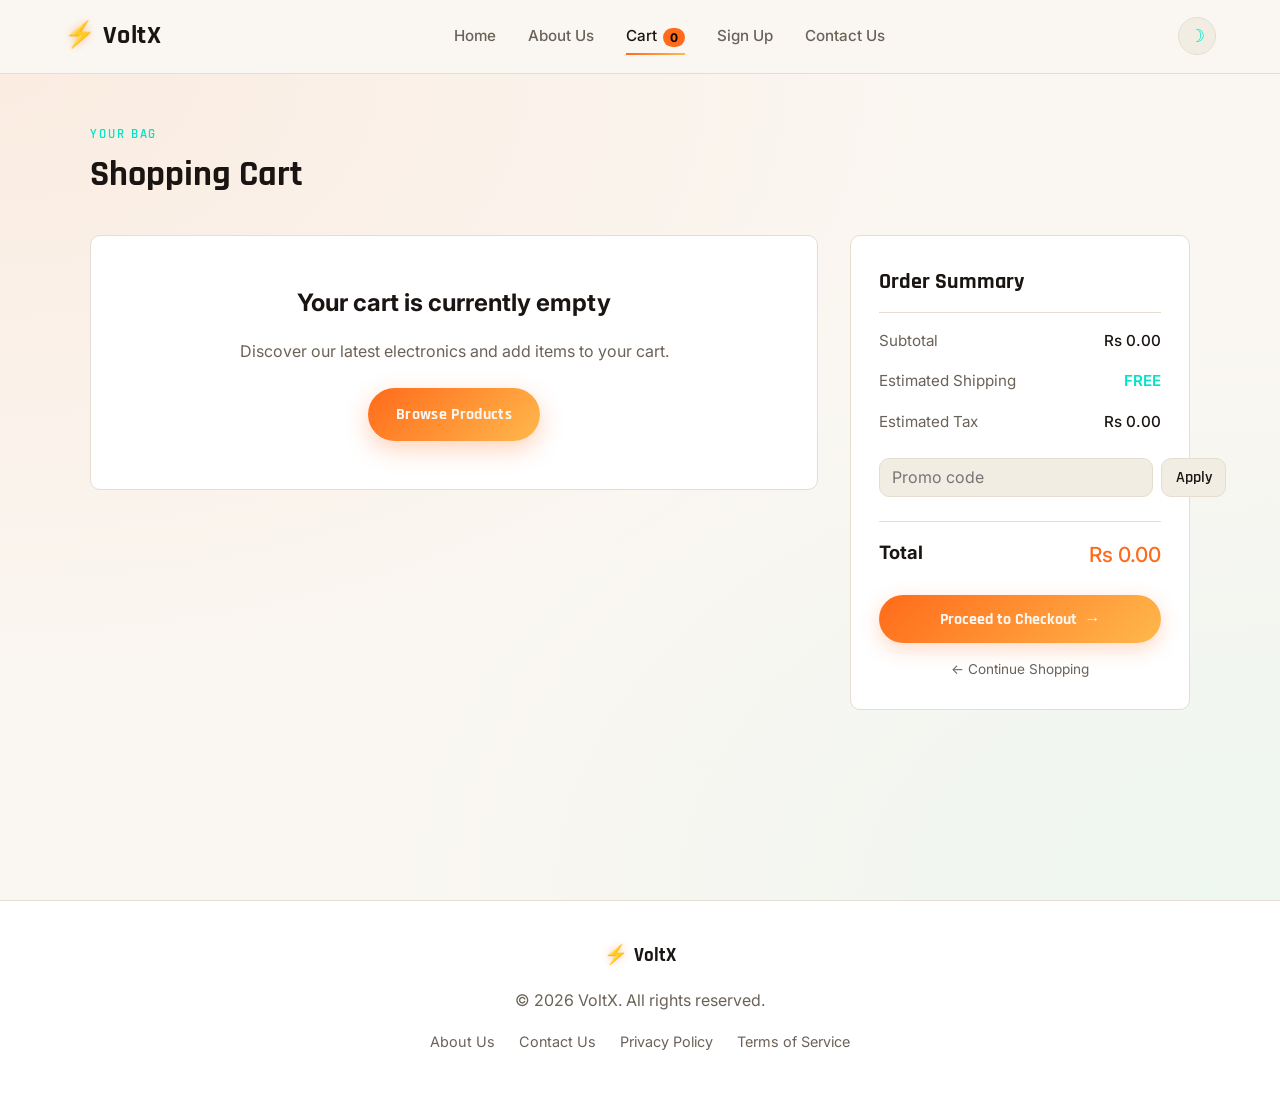
<file: cart.html>
<!DOCTYPE html>
<html lang="en">
<head>
    <script>
document.addEventListener("DOMContentLoaded", function() {
    const themeToggle = document.getElementById("themeToggle");
    const root = document.documentElement;

    const savedTheme = localStorage.getItem("voltx-theme");
    const prefersLight = window.matchMedia("(prefers-color-scheme: light)").matches;

    if (savedTheme === "light" || (!savedTheme && prefersLight)) {
        root.setAttribute("data-theme", "light");
    } else {
        root.removeAttribute("data-theme");
    }

    if (themeToggle) {
        themeToggle.addEventListener("click", function() {
            const isLight = root.getAttribute("data-theme") === "light";
            if (isLight) {
                root.removeAttribute("data-theme");
                localStorage.setItem("voltx-theme", "dark");
            } else {
                root.setAttribute("data-theme", "light");
                localStorage.setItem("voltx-theme", "light");
            }
        });
    }
});
</script>
    <meta charset="UTF-8">
    <meta name="viewport" content="width=device-width, initial-scale=1.0">
    <meta name="description" content="View your VoltX shopping cart and complete your purchase.">
    <title>VoltX | Shopping Cart</title>

    <link rel="preconnect" href="https://fonts.googleapis.com">
    <link rel="preconnect" href="https://fonts.gstatic.com" crossorigin>
    <link href="https://fonts.googleapis.com/css2?family=Rajdhani:wght@500;600;700&family=Inter:wght@400;500;600&display=swap" rel="stylesheet">

    <link rel="stylesheet" href="style.css">
    <link rel="stylesheet" href="cart.css">
    <script src="main.js"></script>
</head>
<body>

    <header class="site-header">
        <nav class="navbar" aria-label="Main Navigation">
            <div class="nav-brand">
                <a href="./index.html"><span class="bolt">&#9889;</span>VoltX</a>
            </div>

            <div class="nav-right">
                <button class="theme-toggle" id="themeToggle" aria-label="Toggle light and dark mode">
                    <span class="theme-icon sun-icon">&#9728;</span>
                    <span class="theme-icon moon-icon">&#9789;</span>
                </button>

                <button class="nav-toggle" id="navToggle" aria-label="Toggle navigation menu" aria-expanded="false" aria-controls="navLinks">
                    <span class="bar"></span>
                    <span class="bar"></span>
                    <span class="bar"></span>
                </button>
            </div>

            <ul class="nav-links" id="navLinks">
                <li><a href="./index.html">Home</a></li>
                <li><a href="./about.html">About Us</a></li>
                <li><a href="./cart.html" class="active" aria-current="page">Cart</a></li>
                <li><a href="./signup.html">Sign Up</a></li>
                <li><a href="./contact.html">Contact Us</a></li>
                <li><a href="./logout.html">Logout</a></li>
            </ul>
        </nav>
        <div class="nav-backdrop" id="navBackdrop"></div>
    </header>

    <main class="cart-main">
        <div class="cart-container">
            <header class="cart-header">
                <span class="cart-eyebrow">YOUR BAG</span>
                <h1>Shopping Cart</h1>
            </header>

            <div class="cart-layout">
                <!-- Cart Items List -->
                <section class="cart-items" aria-label="Cart Items">
                    
                    <article class="cart-item">
                        <div class="item-image">
                            <img src="photos/WhatsApp Image 2026-08-23 at 5.46.54 PM.jpeg" alt="Apex Pro Smartphone">
                        </div>
                        <div class="item-details">
                            <h3>Iphone 17 pro</h3>
                            <p class="item-meta">Color: Midnight Black | Storage: 256GB</p>
                            <span class="item-price">Rs 1,799.99</span>
                        </div>
                        <div class="item-actions">
                            <div class="quantity-control">
                                <button type="button" aria-label="Decrease quantity">-</button>
                                <span>1</span>
                                <button type="button" aria-label="Increase quantity">+</button>
                            </div>
                            <button type="button" class="remove-btn" aria-label="Remove Apex Pro Smartphone from cart">&times;</button>
                        </div>
                    </article>

                    <article class="cart-item">
                        <div class="item-image">
                            <img src="photos/WhatsApp Image 2026-08-23 at 5.47.25 PM.jpeg" alt="SonicX Wireless Headphones">
                        </div>
                        <div class="item-details">
                            <h3>SONY Headphones</h3>
                            <p class="item-meta">Color: Matte Black</p>
                            <span class="item-price">Rs 999.00</span>
                        </div>
                        <div class="item-actions">
                            <div class="quantity-control">
                                <button type="button" aria-label="Decrease quantity">-</button>
                                <span>1</span>
                                <button type="button" aria-label="Increase quantity">+</button>
                            </div>
                            <button type="button" class="remove-btn" aria-label="Remove SonicX Wireless Headphones from cart">&times;</button>
                        </div>
                    </article>

                </section>

                <!-- Summary Panel -->
                <aside class="cart-summary" aria-label="Order Summary">
                    <h2>Order Summary</h2>

                    <div class="summary-row">
                        <span>Subtotal</span>
                        <span>Rs 2,798.99</span>
                    </div>

                    <div class="summary-row">
                        <span>Estimated Shipping</span>
                        <span class="text-teal">FREE</span>
                    </div>

                    <div class="summary-row">
                        <span>Estimated Tax</span>
                        <span>Rs 140.00</span>
                    </div>

                    <div class="promo-box">
                        <input type="text" placeholder="Promo code" aria-label="Promo code">
                        <button type="button">Apply</button>
                    </div>

                    <div class="summary-row total-row">
                        <span>Total</span>
                        <span>Rs 2,938.99</span>
                    </div>

                    <button class="checkout-btn">
                        Proceed to Checkout <span class="cta-arrow">&rarr;</span>
                    </button>

                    <a href="./index.html#products" class="continue-shopping">&larr; Continue Shopping</a>
                </aside>
            </div>
        </div>
    </main>

    <footer class="site-footer">
        <div class="footer-content">
            <div class="footer-brand"><span class="bolt">&#9889;</span>VoltX</div>
            <p>&copy; 2026 VoltX. All rights reserved.</p>
            <nav aria-label="Footer Navigation">
                <ul class="footer-links">
                    <li><a href="./about.html">About Us</a></li>
                    <li><a href="./contact.html">Contact Us</a></li>
                    <li><a href="./privacy.html">Privacy Policy</a></li>
                    <li><a href="./terms.html">Terms of Service</a></li>
                </ul>
            </nav>
        </div>
    </footer>

    <script>
        const navToggle = document.getElementById('navToggle');
        const navLinks = document.getElementById('navLinks');
        const navBackdrop = document.getElementById('navBackdrop');
        const themeToggle = document.getElementById('themeToggle');
        const root = document.documentElement;

        const savedTheme = localStorage.getItem('voltx-theme');
        const prefersLight = window.matchMedia('(prefers-color-scheme: light)').matches;
        if (savedTheme === 'light' || (!savedTheme && prefersLight)) {
            root.setAttribute('data-theme', 'light');
        }

        themeToggle.addEventListener('click', () => {
            const isLight = root.getAttribute('data-theme') === 'light';
            if (isLight) {
                root.removeAttribute('data-theme');
                localStorage.setItem('voltx-theme', 'dark');
            } else {
                root.setAttribute('data-theme', 'light');
                localStorage.setItem('voltx-theme', 'light');
            }
        });

        function setMenu(isOpen) {
            navLinks.classList.toggle('open', isOpen);
            navToggle.classList.toggle('active', isOpen);
            navBackdrop.classList.toggle('open', isOpen);
            navToggle.setAttribute('aria-expanded', isOpen);
            document.body.style.overflow = isOpen ? 'hidden' : '';
        }

        navToggle.addEventListener('click', () => setMenu(!navLinks.classList.contains('open')));
        navBackdrop.addEventListener('click', () => setMenu(false));
        navLinks.querySelectorAll('a').forEach(link => link.addEventListener('click', () => setMenu(false)));
        document.addEventListener('keydown', (e) => { if (e.key === 'Escape') setMenu(false); });
    </script>
</body>
</html>
</file>
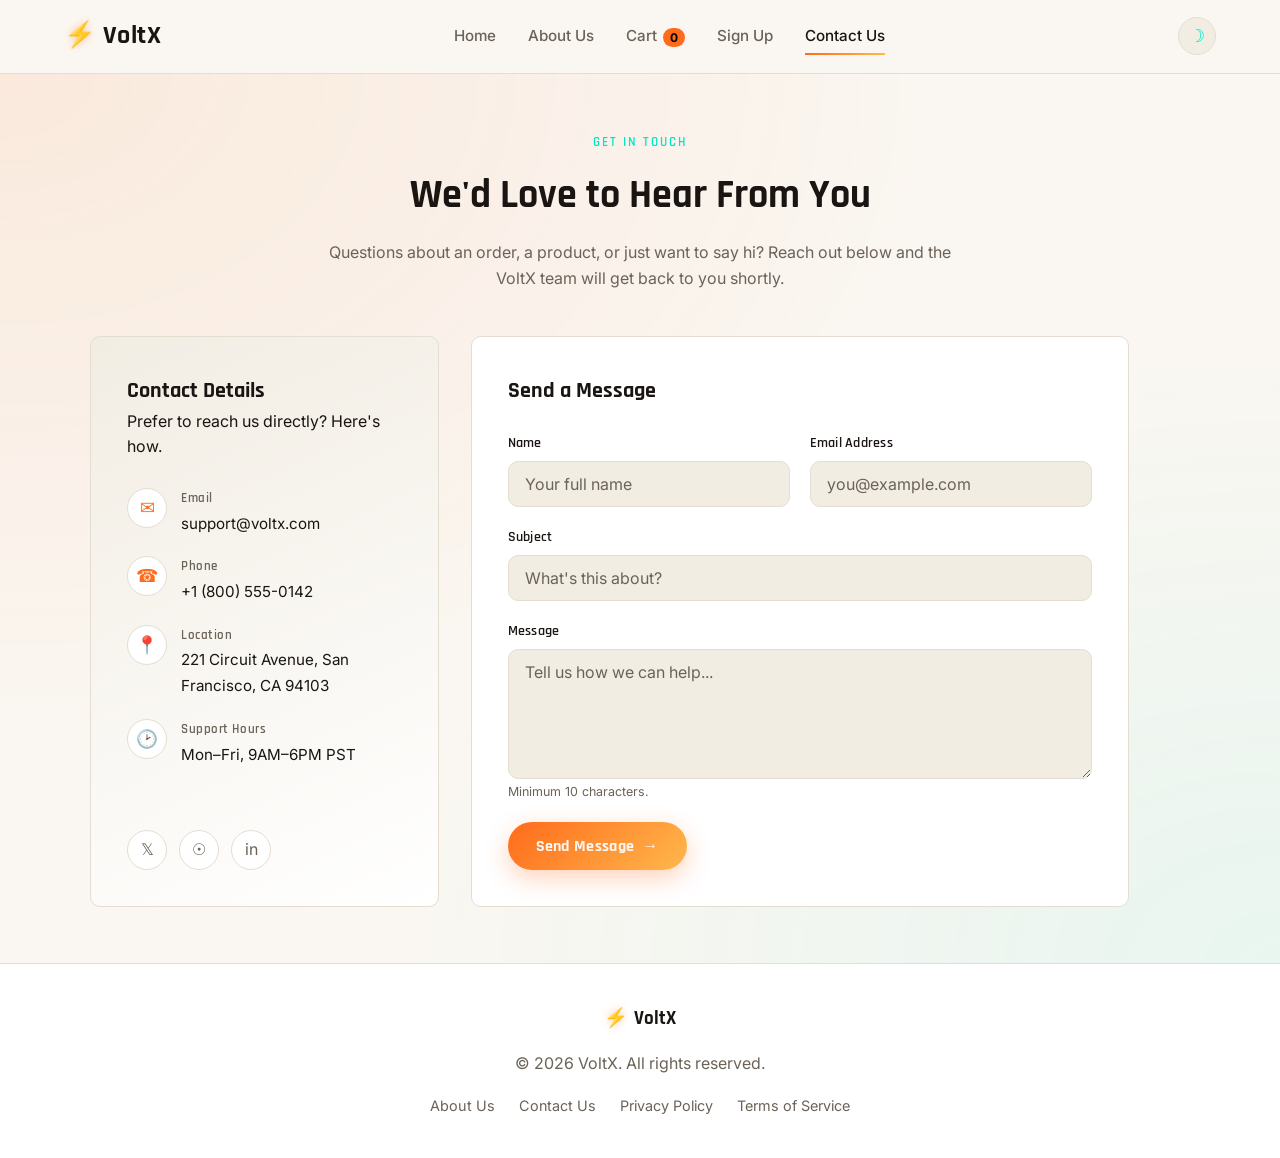
<file: contact.html>
<!DOCTYPE html>
<html lang="en">
<head>
    <script src="main.js"></script>
    <meta charset="UTF-8">
    <meta name="viewport" content="width=device-width, initial-scale=1.0">
    <meta name="description" content="Get in touch with the VoltX team for support, questions, or feedback.">
    <title>VoltX | Contact Us</title>

    <link rel="preconnect" href="https://fonts.googleapis.com">
    <link rel="preconnect" href="https://fonts.gstatic.com" crossorigin>
    <link href="https://fonts.googleapis.com/css2?family=Rajdhani:wght@500;600;700&family=Inter:wght@400;500;600&display=swap" rel="stylesheet">

    <link rel="stylesheet" href="style.css">
    <link rel="stylesheet" href="contact.css">
</head>
 <script>
document.addEventListener("DOMContentLoaded", function() {
    const themeToggle = document.getElementById("themeToggle");
    const root = document.documentElement;

    const savedTheme = localStorage.getItem("voltx-theme");
    const prefersLight = window.matchMedia("(prefers-color-scheme: light)").matches;

    if (savedTheme === "light" || (!savedTheme && prefersLight)) {
        root.setAttribute("data-theme", "light");
    } else {
        root.removeAttribute("data-theme");
    }

    if (themeToggle) {
        themeToggle.addEventListener("click", function() {
            const isLight = root.getAttribute("data-theme") === "light";
            if (isLight) {
                root.removeAttribute("data-theme");
                localStorage.setItem("voltx-theme", "dark");
            } else {
                root.setAttribute("data-theme", "light");
                localStorage.setItem("voltx-theme", "light");
            }
        });
    }
});
</script>
<body>

    <header class="site-header">
        <nav class="navbar" aria-label="Main Navigation">
            <div class="nav-brand">
                <a href="./index.html"><span class="bolt">&#9889;</span>VoltX</a>
            </div>

            <div class="nav-right">
                <button class="theme-toggle" id="themeToggle" aria-label="Toggle light and dark mode">
                    <span class="theme-icon sun-icon">&#9728;</span>
                    <span class="theme-icon moon-icon">&#9789;</span>
                </button>

                <button class="nav-toggle" id="navToggle" aria-label="Toggle navigation menu" aria-expanded="false" aria-controls="navLinks">
                    <span class="bar"></span>
                    <span class="bar"></span>
                    <span class="bar"></span>
                </button>
            </div>

            <ul class="nav-links" id="navLinks">
                <li><a href="./index.html">Home</a></li>
                <li><a href="./about.html">About Us</a></li>
                <li><a href="./cart.html">Cart</a></li>
                <li><a href="./signup.html">Sign Up</a></li>
                <li><a href="./contact.html" class="active" aria-current="page">Contact Us</a></li>
                <li><a href="./logout.html">Logout</a></li>
            </ul>
        </nav>
        <div class="nav-backdrop" id="navBackdrop"></div>
    </header>

    <main class="contact-main">
        <div class="contact-container">
            <header class="contact-header">
                <span class="contact-eyebrow">GET IN TOUCH</span>
                <h1>We'd Love to Hear From You</h1>
                <p>Questions about an order, a product, or just want to say hi? Reach out below and the VoltX team will get back to you shortly.</p>
            </header>

            <div class="contact-grid">
                <!-- Info Panel -->
                <section class="contact-info" aria-label="Contact Information">
                    <div>
                        <h2>Contact Details</h2>
                        <p>Prefer to reach us directly? Here's how.</p>
                    </div>

                    <ul class="contact-details">
                        <li>
                            <span class="contact-icon" aria-hidden="true">&#9993;</span>
                            <div>
                                <span class="contact-detail-label">Email</span>
                                <a class="contact-detail-value" href="mailto:support@voltx.com">support@voltx.com</a>
                            </div>
                        </li>
                        <li>
                            <span class="contact-icon" aria-hidden="true">&#9742;</span>
                            <div>
                                <span class="contact-detail-label">Phone</span>
                                <a class="contact-detail-value" href="tel:+18005550142">+1 (800) 555-0142</a>
                            </div>
                        </li>
                        <li>
                            <span class="contact-icon" aria-hidden="true">&#128205;</span>
                            <div>
                                <span class="contact-detail-label">Location</span>
                                <span class="contact-detail-value">221 Circuit Avenue, San Francisco, CA 94103</span>
                            </div>
                        </li>
                        <li>
                            <span class="contact-icon" aria-hidden="true">&#128337;</span>
                            <div>
                                <span class="contact-detail-label">Support Hours</span>
                                <span class="contact-detail-value">Mon&ndash;Fri, 9AM&ndash;6PM PST</span>
                            </div>
                        </li>
                    </ul>

                    <div class="contact-socials" aria-label="Social Media">
                        <a href="#" aria-label="VoltX on Twitter">&#120143;</a>
                        <a href="#" aria-label="VoltX on Instagram">&#9737;</a>
                        <a href="#" aria-label="VoltX on LinkedIn">in</a>
                    </div>
                </section>

                <!-- Form Panel -->
                <section class="contact-form-card" aria-label="Contact Form">
                    <h2>Send a Message</h2>

                    <form class="contact-form" action="#" method="post">
                        <div class="form-group">
                            <label for="contact-name">Name</label>
                            <input type="text" id="contact-name" name="name" placeholder="Your full name" required>
                        </div>

                        <div class="form-group">
                            <label for="contact-email">Email Address</label>
                            <input type="email" id="contact-email" name="email" placeholder="you@example.com" required>
                        </div>

                        <div class="form-group full-width">
                            <label for="contact-subject">Subject</label>
                            <input type="text" id="contact-subject" name="subject" placeholder="What's this about?" required>
                        </div>

                        <div class="form-group full-width">
                            <label for="contact-message">Message</label>
                            <textarea id="contact-message" name="message" placeholder="Tell us how we can help..." required></textarea>
                            <span class="form-hint">Minimum 10 characters.</span>
                        </div>

                        <div class="form-submit-row">
                            <button type="submit" class="contact-submit">Send Message <span class="cta-arrow">&rarr;</span></button>
                        </div>
                    </form>
                </section>
            </div>
        </div>
    </main>

    <footer class="site-footer">
        <div class="footer-content">
            <div class="footer-brand"><span class="bolt">&#9889;</span>VoltX</div>
            <p>&copy; 2026 VoltX. All rights reserved.</p>
            <nav aria-label="Footer Navigation">
                <ul class="footer-links">
                    <li><a href="./about.html">About Us</a></li>
                    <li><a href="./contact.html">Contact Us</a></li>
                    <li><a href="./privacy.html">Privacy Policy</a></li>
                    <li><a href="./terms.html">Terms of Service</a></li>
                </ul>
            </nav>
        </div>
    </footer>

    <script>
        const navToggle = document.getElementById('navToggle');
        const navLinks = document.getElementById('navLinks');
        const navBackdrop = document.getElementById('navBackdrop');
        const themeToggle = document.getElementById('themeToggle');
        const root = document.documentElement;

        const savedTheme = localStorage.getItem('voltx-theme');
        const prefersLight = window.matchMedia('(prefers-color-scheme: light)').matches;
        if (savedTheme === 'light' || (!savedTheme && prefersLight)) {
            root.setAttribute('data-theme', 'light');
        }

        themeToggle.addEventListener('click', () => {
            const isLight = root.getAttribute('data-theme') === 'light';
            if (isLight) {
                root.removeAttribute('data-theme');
                localStorage.setItem('voltx-theme', 'dark');
            } else {
                root.setAttribute('data-theme', 'light');
                localStorage.setItem('voltx-theme', 'light');
            }
        });

        function setMenu(isOpen) {
            navLinks.classList.toggle('open', isOpen);
            navToggle.classList.toggle('active', isOpen);
            navBackdrop.classList.toggle('open', isOpen);
            navToggle.setAttribute('aria-expanded', isOpen);
            document.body.style.overflow = isOpen ? 'hidden' : '';
        }

        navToggle.addEventListener('click', () => setMenu(!navLinks.classList.contains('open')));
        navBackdrop.addEventListener('click', () => setMenu(false));
        navLinks.querySelectorAll('a').forEach(link => link.addEventListener('click', () => setMenu(false)));
        document.addEventListener('keydown', (e) => { if (e.key === 'Escape') setMenu(false); });

        // Basic client-side feedback on submit (no backend wired up yet)
        const contactForm = document.querySelector('.contact-form');
        contactForm.addEventListener('submit', (e) => {
            e.preventDefault();
            const btn = contactForm.querySelector('.contact-submit');
            btn.textContent = 'Message Sent ✓';
            btn.disabled = true;
            setTimeout(() => contactForm.reset(), 400);
        });
    </script>
</body>
</html>
</file>
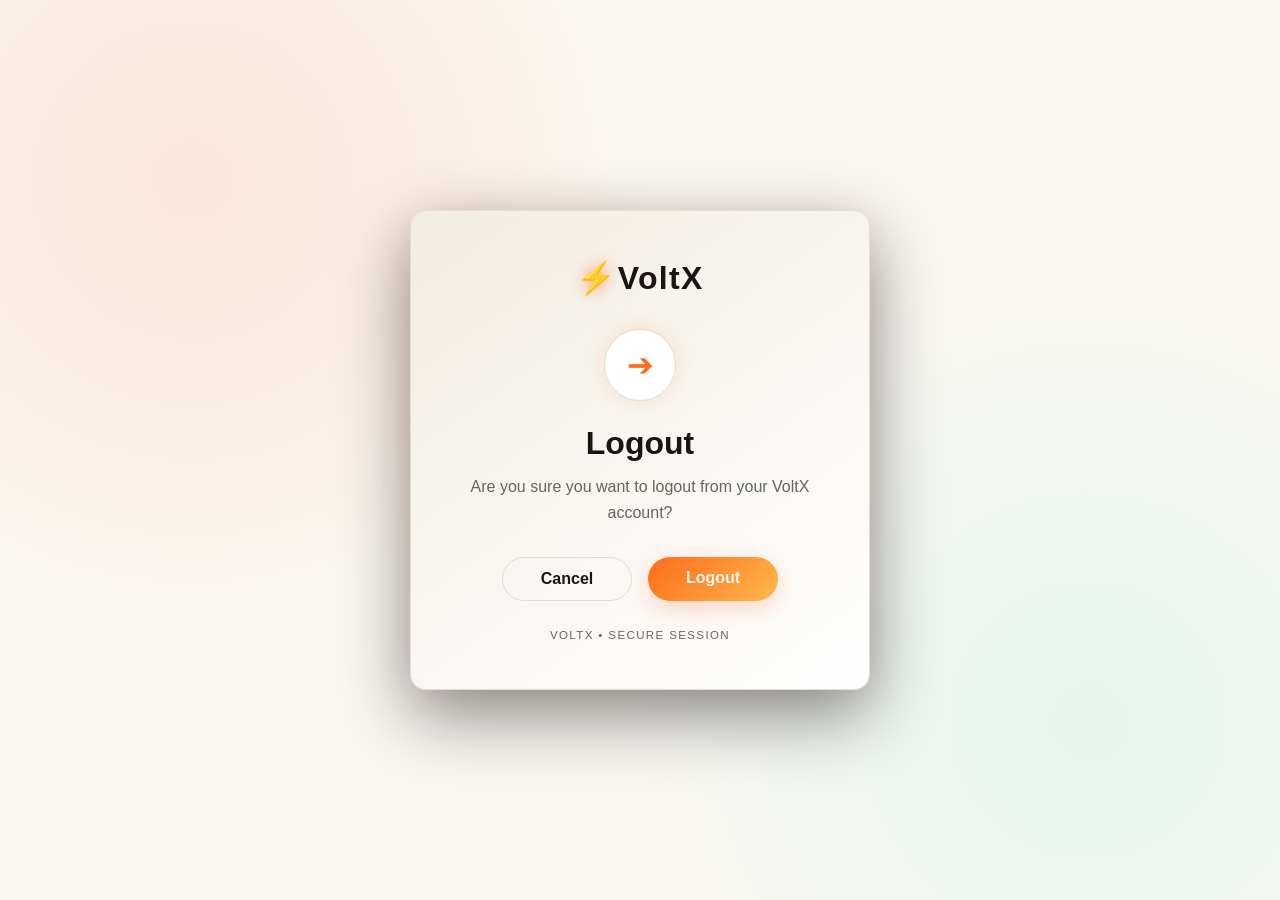
<file: logout.html>
<!DOCTYPE html>
<html lang="en">

<head>
    <script src="main.js"></script>
    <script>
document.addEventListener("DOMContentLoaded", function() {
    const themeToggle = document.getElementById("themeToggle");
    const root = document.documentElement;

    const savedTheme = localStorage.getItem("voltx-theme");
    const prefersLight = window.matchMedia("(prefers-color-scheme: light)").matches;

    if (savedTheme === "light" || (!savedTheme && prefersLight)) {
        root.setAttribute("data-theme", "light");
    } else {
        root.removeAttribute("data-theme");
    }

    if (themeToggle) {
        themeToggle.addEventListener("click", function() {
            const isLight = root.getAttribute("data-theme") === "light";
            if (isLight) {
                root.removeAttribute("data-theme");
                localStorage.setItem("voltx-theme", "dark");
            } else {
                root.setAttribute("data-theme", "light");
                localStorage.setItem("voltx-theme", "light");
            }
        });
    }
});
</script>

    <meta charset="UTF-8">
    <meta name="viewport" content="width=device-width, initial-scale=1.0">

    <meta name="description" content="VoltX Logout">

    <title>VoltX | Logout</title>

    <style>

        /* =========================================
           VoltX Theme
           ========================================= */

        :root {
            --void: #0a0908;
            --surface: #16130f;
            --surface-raised: #1e1a14;
            --border: #2c2620;

            --orange: #ff6b1a;
            --amber: #ffb84d;
            --teal: #00e5c7;
            --pink: #ff3d81;

            --text: #f5f0e8;
            --text-muted: #a89f92;

            --font-display: 'Rajdhani', sans-serif;
            --font-body: 'Inter', sans-serif;
        }


        /* =========================================
           Light Theme
           ========================================= */

        :root[data-theme="light"] {
            --void: #faf7f2;
            --surface: #ffffff;
            --surface-raised: #f2ede3;
            --border: #e4ddd0;

            --text: #1a1512;
            --text-muted: #6b6258;
        }


        /* =========================================
           Reset
           ========================================= */

        * {
            margin: 0;
            padding: 0;
            box-sizing: border-box;
        }

        html {
            overflow-x: hidden;
        }


        body {

            min-height: 100vh;
            width: 100%;
            min-width: 320px;
            overflow-x: hidden;

            display: flex;

            align-items: center;

            justify-content: center;

            padding: 20px;

            font-family: var(--font-body);

            color: var(--text);

            background:
                radial-gradient(
                    circle at 15% 20%,
                    rgba(255, 107, 26, 0.12),
                    transparent 35%
                ),
                radial-gradient(
                    circle at 85% 80%,
                    rgba(0, 229, 199, 0.08),
                    transparent 35%
                ),
                var(--void);
        }


        /* =========================================
           Main Card
           ========================================= */

        .logout-card {

            width: 100%;

            max-width: 460px;

            padding: 3rem 2.5rem;

            text-align: center;

            background:
                linear-gradient(
                    145deg,
                    var(--surface-raised),
                    var(--surface)
                );

            border: 1px solid var(--border);

            border-radius: 16px;

            box-shadow:
                0 25px 70px rgba(0, 0, 0, 0.45),
                0 0 35px rgba(255, 107, 26, 0.08);

            animation: cardEnter 0.6s ease;
        }


        /* =========================================
           Logo
           ========================================= */

        .logo {

            font-family: var(--font-display);

            font-size: 2rem;

            font-weight: 700;

            letter-spacing: 0.04em;

            margin-bottom: 2rem;
        }


        .bolt {

            color: var(--orange);

            filter:
                drop-shadow(
                    0 0 8px rgba(255, 107, 26, 0.7)
                );
        }


        /* =========================================
           Logout Icon
           ========================================= */

        .logout-icon {

            width: 72px;

            height: 72px;

            margin: 0 auto 1.5rem;

            display: flex;

            align-items: center;

            justify-content: center;

            border-radius: 50%;

            border: 1px solid var(--border);

            background: var(--surface);

            color: var(--orange);

            font-size: 2rem;

            box-shadow:
                0 0 25px rgba(255, 107, 26, 0.15);

            animation:
                iconPulse 2s ease-in-out infinite;
        }


        h1 {

            font-family: var(--font-display);

            font-size: 2rem;

            margin-bottom: 0.75rem;
        }


        .description {

            color: var(--text-muted);

            line-height: 1.6;

            margin-bottom: 2rem;
        }


        /* =========================================
           Buttons
           ========================================= */

        .buttons {

            display: flex;

            justify-content: center;

            gap: 1rem;
        }


        .btn {

            min-width: 130px;

            padding: 0.75rem 1.5rem;

            border-radius: 999px;

            font-family: var(--font-display);

            font-size: 1rem;

            font-weight: 700;

            text-decoration: none;

            cursor: pointer;

            transition:
                transform 0.25s ease,
                box-shadow 0.25s ease;
        }


        .btn:hover {

            transform: translateY(-2px);
        }


        /* Cancel */

        .cancel-btn {

            color: var(--text);

            background: transparent;

            border: 1px solid var(--border);
        }


        .cancel-btn:hover {

            border-color: var(--teal);

            color: var(--teal);
        }


        /* Logout */

        .logout-btn {

            color: var(--void);

            background:
                linear-gradient(
                    135deg,
                    var(--orange),
                    var(--amber)
                );

            border: none;

            box-shadow:
                0 8px 25px rgba(255, 107, 26, 0.25);
        }


        .logout-btn:hover {

            box-shadow:
                0 12px 32px rgba(255, 107, 26, 0.45);
        }


        /* =========================================
           Confirmation Modal
           ========================================= */

        .confirm-check {

            display: none;
        }


        .confirmation {

            position: fixed;

            inset: 0;

            z-index: 1000;

            display: flex;

            align-items: center;

            justify-content: center;

            padding: 20px;

            background:
                rgba(0, 0, 0, 0.72);

            backdrop-filter: blur(8px);

            opacity: 0;

            visibility: hidden;

            transition:
                opacity 0.3s ease,
                visibility 0.3s ease;
        }


        /* Show modal when checkbox is checked */

        .confirm-check:checked ~ .confirmation {

            opacity: 1;

            visibility: visible;
        }


        .confirmation-box {

            width: 100%;

            max-width: 400px;

            padding: 2rem;

            text-align: center;

            background:
                linear-gradient(
                    145deg,
                    var(--surface-raised),
                    var(--surface)
                );

            border: 1px solid var(--border);

            border-radius: 14px;

            box-shadow:
                0 25px 70px rgba(0, 0, 0, 0.55);

            transform: scale(0.92);

            transition:
                transform 0.3s ease;
        }


        .confirm-check:checked
        ~ .confirmation
        .confirmation-box {

            transform: scale(1);
        }


        .confirmation-box h2 {

            font-family: var(--font-display);

            font-size: 1.6rem;

            margin-bottom: 0.7rem;
        }


        .confirmation-box p {

            color: var(--text-muted);

            line-height: 1.5;

            margin-bottom: 1.5rem;
        }


        .confirm-buttons {

            display: flex;

            justify-content: center;

            gap: 1rem;
        }


        .yes-btn {

            display: inline-block;

            padding: 0.7rem 1.4rem;

            border-radius: 999px;

            text-decoration: none;

            font-family: var(--font-display);

            font-weight: 700;

            color: var(--void);

            background:
                linear-gradient(
                    135deg,
                    var(--orange),
                    var(--amber)
                );
        }


        .no-btn {

            padding: 0.7rem 1.4rem;

            border-radius: 999px;

            font-family: var(--font-display);

            font-weight: 700;

            color: var(--text);

            background: transparent;

            border: 1px solid var(--border);

            cursor: pointer;
        }


        .no-btn:hover {

            color: var(--teal);

            border-color: var(--teal);
        }


        /* =========================================
           Success Message
           ========================================= */

        .success {

            position: fixed;

            top: 30px;

            left: 50%;

            transform:
                translateX(-50%)
                translateY(-30px);

            z-index: 2000;

            padding: 0.9rem 1.5rem;

            border-radius: 999px;

            background:
                linear-gradient(
                    135deg,
                    var(--teal),
                    #00b89f
                );

            color: var(--void);

            font-family: var(--font-display);

            font-weight: 700;

            box-shadow:
                0 10px 30px rgba(0, 229, 199, 0.3);

            opacity: 0;

            pointer-events: none;
        }


        /*
           This success message is available
           visually on the logout page.

           Pure CSS cannot carry this state
           across the redirect to index.html.
        */


        /* =========================================
           Small Text
           ========================================= */

        .security-text {

            margin-top: 1.75rem;

            font-size: 0.72rem;

            letter-spacing: 0.12em;

            color: var(--text-muted);
        }


        /* =========================================
           Animations
           ========================================= */

        @keyframes cardEnter {

            from {

                opacity: 0;

                transform:
                    translateY(20px)
                    scale(0.97);
            }

            to {

                opacity: 1;

                transform:
                    translateY(0)
                    scale(1);
            }
        }


        @keyframes iconPulse {

            0%,
            100% {

                box-shadow:
                    0 0 15px
                    rgba(255, 107, 26, 0.12);
            }

            50% {

                box-shadow:
                    0 0 30px
                    rgba(255, 107, 26, 0.28);
            }
        }


        /* =========================================
           Mobile
           ========================================= */

        @media (max-width: 500px) {

            .logout-card {

                padding: 2.5rem 1.5rem;
            }


            h1 {

                font-size: 1.7rem;
            }


            .buttons,
            .confirm-buttons {

                flex-direction: column;
            }


            .btn,
            .yes-btn,
            .no-btn {

                width: 100%;

                text-align: center;
            }
        }

    </style>
</head>


<body>


    <!-- =========================================
         Logout Card
         ========================================= -->

    <main class="logout-card">

        <div class="logo">
            <span class="bolt">&#9889;</span>VoltX
        </div>


        <div class="logout-icon">
            &#10132;
        </div>


        <h1>Logout</h1>


        <p class="description">
            Are you sure you want to logout from
            your VoltX account?
        </p>


        <div class="buttons">

            <!-- Go back without logging out -->

            <a
                href="./index.html"
                class="btn cancel-btn">

                Cancel

            </a>


            <!-- Open CSS confirmation -->

            <label
                for="confirmLogout"
                class="btn logout-btn">

                Logout

            </label>

        </div>


        <p class="security-text">
            VOLTX • SECURE SESSION
        </p>

    </main>



    <!-- =========================================
         CSS-Only Confirmation
         ========================================= -->

    <input
        type="checkbox"
        id="confirmLogout"
        class="confirm-check">


    <div class="confirmation">

        <div class="confirmation-box">

            <h2>Confirm Logout</h2>

            <p>
                Do you really want to end your
                current VoltX session?
            </p>


            <div class="confirm-buttons">

                <!--
                    This returns to Home after
                    confirmation.
                -->

                <a
                    href="./index.html#logout-success"
                    class="yes-btn">

                    Yes, Logout

                </a>


                <!-- Close confirmation -->

                <label
                    for="confirmLogout"
                    class="no-btn">

                    Cancel

                </label>

            </div>

        </div>

    </div>

    <script>
        // Respect the theme chosen elsewhere on the site
        const root = document.documentElement;
        const savedTheme = localStorage.getItem('voltx-theme');
        const prefersLight = window.matchMedia('(prefers-color-scheme: light)').matches;
        if (savedTheme === 'light' || (!savedTheme && prefersLight)) {
            root.setAttribute('data-theme', 'light');
        }
    </script>

</body>

</html>
</file>
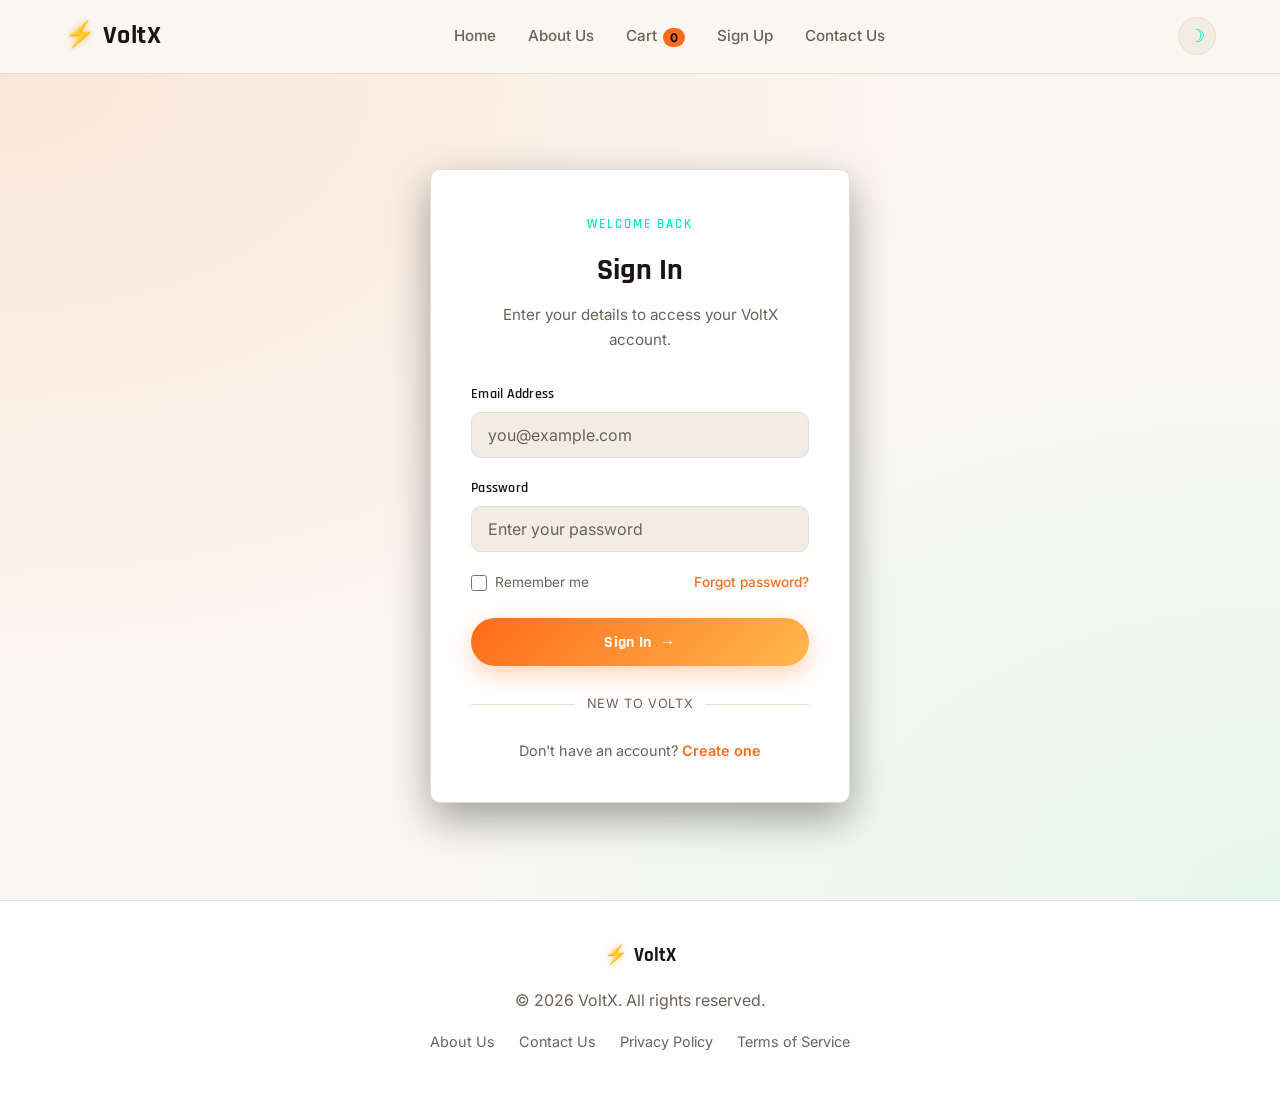
<file: signin.html>
<!DOCTYPE html>
<html lang="en">
<head>
    <script src="main.js"></script>
    <script>
document.addEventListener("DOMContentLoaded", function() {
    const themeToggle = document.getElementById("themeToggle");
    const root = document.documentElement;

    const savedTheme = localStorage.getItem("voltx-theme");
    const prefersLight = window.matchMedia("(prefers-color-scheme: light)").matches;

    if (savedTheme === "light" || (!savedTheme && prefersLight)) {
        root.setAttribute("data-theme", "light");
    } else {
        root.removeAttribute("data-theme");
    }

    if (themeToggle) {
        themeToggle.addEventListener("click", function() {
            const isLight = root.getAttribute("data-theme") === "light";
            if (isLight) {
                root.removeAttribute("data-theme");
                localStorage.setItem("voltx-theme", "dark");
            } else {
                root.setAttribute("data-theme", "light");
                localStorage.setItem("voltx-theme", "light");
            }
        });
    }
});
</script>
    <meta charset="UTF-8">
    <meta name="viewport" content="width=device-width, initial-scale=1.0">
    <meta name="description" content="Sign in to your VoltX account to track orders and access member deals.">
    <title>VoltX | Sign In</title>

    <link rel="preconnect" href="https://fonts.googleapis.com">
    <link rel="preconnect" href="https://fonts.gstatic.com" crossorigin>
    <link href="https://fonts.googleapis.com/css2?family=Rajdhani:wght@500;600;700&family=Inter:wght@400;500;600&display=swap" rel="stylesheet">

    <link rel="stylesheet" href="style.css">
    <link rel="stylesheet" href="auth.css">
</head>
<body>

    <header class="site-header">
        <nav class="navbar" aria-label="Main Navigation">
            <div class="nav-brand">
                <a href="./index.html"><span class="bolt">&#9889;</span>VoltX</a>
            </div>

            <div class="nav-right">
                <button class="theme-toggle" id="themeToggle" aria-label="Toggle light and dark mode">
                    <span class="theme-icon sun-icon">&#9728;</span>
                    <span class="theme-icon moon-icon">&#9789;</span>
                </button>

                <button class="nav-toggle" id="navToggle" aria-label="Toggle navigation menu" aria-expanded="false" aria-controls="navLinks">
                    <span class="bar"></span>
                    <span class="bar"></span>
                    <span class="bar"></span>
                </button>
            </div>

            <ul class="nav-links" id="navLinks">
                <li><a href="./index.html">Home</a></li>
                <li><a href="./about.html">About Us</a></li>
                <li><a href="./cart.html">Cart</a></li>
                <li><a href="./signup.html">Sign Up</a></li>
                <li><a href="./contact.html">Contact Us</a></li>
                <li><a href="./logout.html">Logout</a></li>
            </ul>
        </nav>
        <div class="nav-backdrop" id="navBackdrop"></div>
    </header>

    <main class="auth-main">
        <div class="auth-card">
            <div class="auth-card-header">
                <span class="auth-eyebrow">WELCOME BACK</span>
                <h1>Sign In</h1>
                <p>Enter your details to access your VoltX account.</p>
            </div>

            <form class="auth-form" action="#" method="post">
                <div class="form-group">
                    <label for="email">Email Address</label>
                    <input type="email" id="email" name="email" placeholder="you@example.com" required>
                </div>

                <div class="form-group">
                    <label for="password">Password</label>
                    <input type="password" id="password" name="password" placeholder="Enter your password" required>
                </div>

                <div class="form-options">
                    <label class="checkbox-group">
                        <input type="checkbox" id="remember" name="remember">
                        Remember me
                    </label>
                    <a href="#">Forgot password?</a>
                </div>

                <button type="submit" class="auth-submit">Sign In <span class="cta-arrow">&rarr;</span></button>
            </form>

            <div class="auth-divider">NEW TO VOLTX</div>

            <p class="auth-switch">Don't have an account? <a href="./signup.html">Create one</a></p>
        </div>
    </main>

    <footer class="site-footer">
        <div class="footer-content">
            <div class="footer-brand"><span class="bolt">&#9889;</span>VoltX</div>
            <p>&copy; 2026 VoltX. All rights reserved.</p>
            <nav aria-label="Footer Navigation">
                <ul class="footer-links">
                    <li><a href="./about.html">About Us</a></li>
                    <li><a href="./contact.html">Contact Us</a></li>
                    <li><a href="./privacy.html">Privacy Policy</a></li>
                    <li><a href="./terms.html">Terms of Service</a></li>
                </ul>
            </nav>
        </div>
    </footer>

    <script>
        const navToggle = document.getElementById('navToggle');
        const navLinks = document.getElementById('navLinks');
        const navBackdrop = document.getElementById('navBackdrop');
        const themeToggle = document.getElementById('themeToggle');
        const root = document.documentElement;

        const savedTheme = localStorage.getItem('voltx-theme');
        const prefersLight = window.matchMedia('(prefers-color-scheme: light)').matches;
        if (savedTheme === 'light' || (!savedTheme && prefersLight)) {
            root.setAttribute('data-theme', 'light');
        }

        themeToggle.addEventListener('click', () => {
            const isLight = root.getAttribute('data-theme') === 'light';
            if (isLight) {
                root.removeAttribute('data-theme');
                localStorage.setItem('voltx-theme', 'dark');
            } else {
                root.setAttribute('data-theme', 'light');
                localStorage.setItem('voltx-theme', 'light');
            }
        });

        function setMenu(isOpen) {
            navLinks.classList.toggle('open', isOpen);
            navToggle.classList.toggle('active', isOpen);
            navBackdrop.classList.toggle('open', isOpen);
            navToggle.setAttribute('aria-expanded', isOpen);
            document.body.style.overflow = isOpen ? 'hidden' : '';
        }

        navToggle.addEventListener('click', () => setMenu(!navLinks.classList.contains('open')));
        navBackdrop.addEventListener('click', () => setMenu(false));
        navLinks.querySelectorAll('a').forEach(link => link.addEventListener('click', () => setMenu(false)));
        document.addEventListener('keydown', (e) => { if (e.key === 'Escape') setMenu(false); });
    </script>
</body>
</html>
</file>
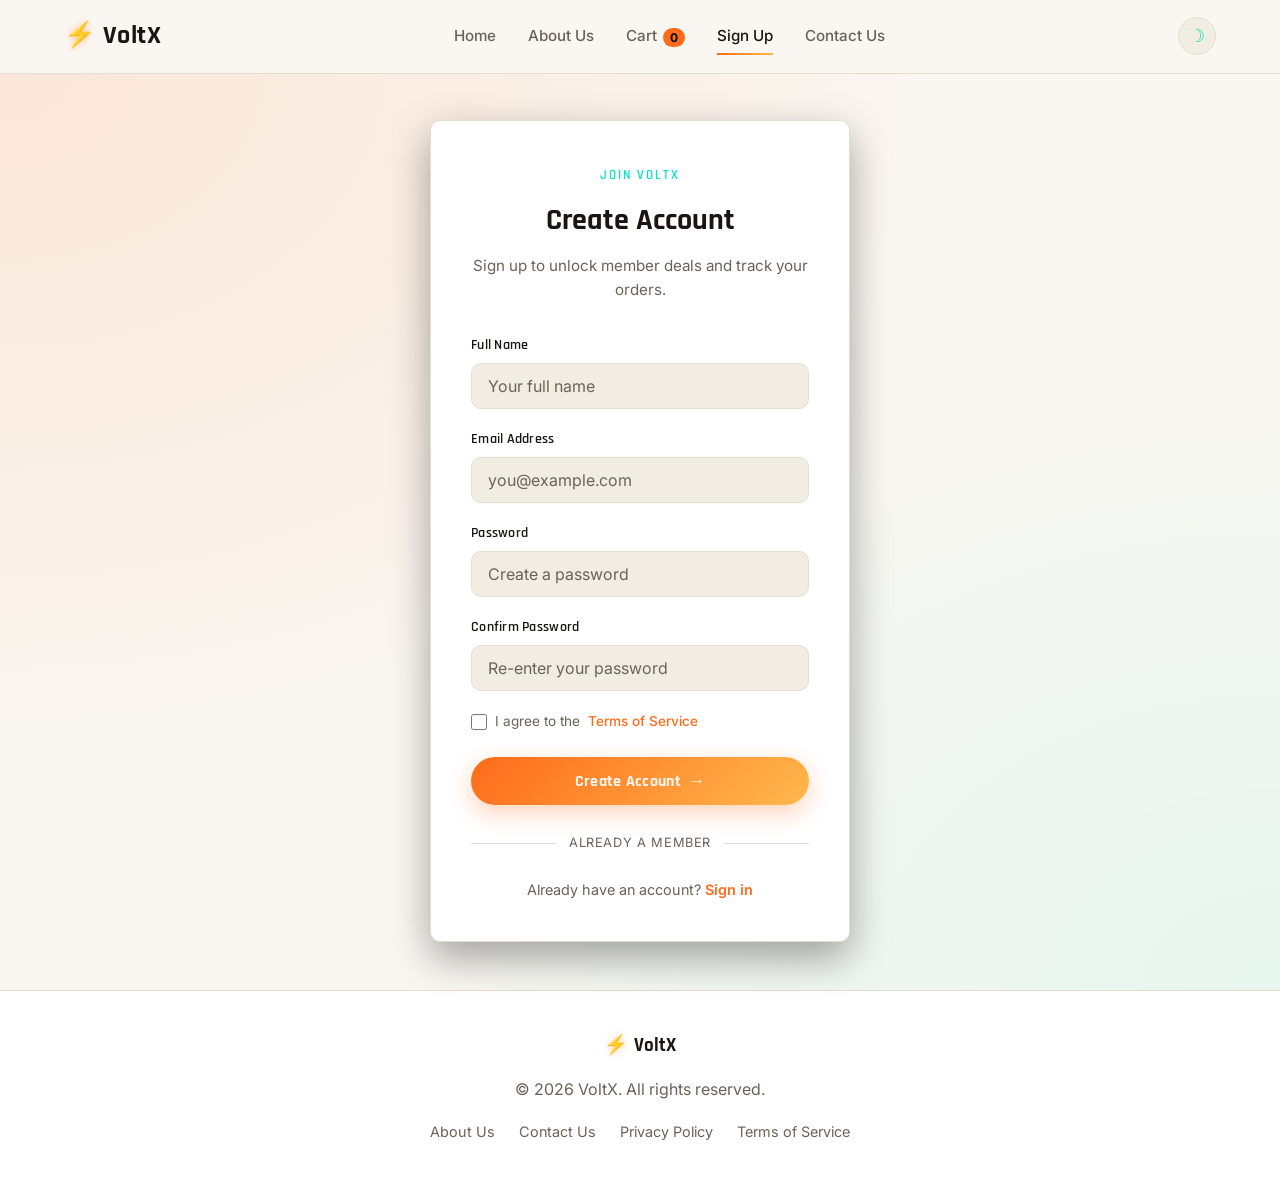
<file: signup.html>
<!DOCTYPE html>
<html lang="en">
<head>
    <script>
document.addEventListener("DOMContentLoaded", function() {
    const themeToggle = document.getElementById("themeToggle");
    const root = document.documentElement;

    const savedTheme = localStorage.getItem("voltx-theme");
    const prefersLight = window.matchMedia("(prefers-color-scheme: light)").matches;

    if (savedTheme === "light" || (!savedTheme && prefersLight)) {
        root.setAttribute("data-theme", "light");
    } else {
        root.removeAttribute("data-theme");
    }

    if (themeToggle) {
        themeToggle.addEventListener("click", function() {
            const isLight = root.getAttribute("data-theme") === "light";
            if (isLight) {
                root.removeAttribute("data-theme");
                localStorage.setItem("voltx-theme", "dark");
            } else {
                root.setAttribute("data-theme", "light");
                localStorage.setItem("voltx-theme", "light");
            }
        });
    }
});
</script>
    <meta charset="UTF-8">
    <script src="main.js"></script>
    <meta name="viewport" content="width=device-width, initial-scale=1.0">
    <meta name="description" content="Create a VoltX account to unlock member deals and track your orders.">
    <title>VoltX | Sign Up</title>

    <link rel="preconnect" href="https://fonts.googleapis.com">
    <link rel="preconnect" href="https://fonts.gstatic.com" crossorigin>
    <link href="https://fonts.googleapis.com/css2?family=Rajdhani:wght@500;600;700&family=Inter:wght@400;500;600&display=swap" rel="stylesheet">

    <link rel="stylesheet" href="style.css">
    <link rel="stylesheet" href="auth.css">
</head>
<body>

    <header class="site-header">
        <nav class="navbar" aria-label="Main Navigation">
            <div class="nav-brand">
                <a href="./index.html"><span class="bolt">&#9889;</span>VoltX</a>
            </div>

            <div class="nav-right">
                <button class="theme-toggle" id="themeToggle" aria-label="Toggle light and dark mode">
                    <span class="theme-icon sun-icon">&#9728;</span>
                    <span class="theme-icon moon-icon">&#9789;</span>
                </button>

                <button class="nav-toggle" id="navToggle" aria-label="Toggle navigation menu" aria-expanded="false" aria-controls="navLinks">
                    <span class="bar"></span>
                    <span class="bar"></span>
                    <span class="bar"></span>
                </button>
            </div>

            <ul class="nav-links" id="navLinks">
                <li><a href="./index.html">Home</a></li>
                <li><a href="./about.html">About Us</a></li>
                <li><a href="./cart.html">Cart</a></li>
                <li><a href="./signup.html" class="active" aria-current="page">Sign Up</a></li>
                <li><a href="./contact.html">Contact Us</a></li>
                <li><a href="./logout.html">Logout</a></li>
            </ul>
        </nav>
        <div class="nav-backdrop" id="navBackdrop"></div>
    </header>

    <main class="auth-main">
        <div class="auth-card">
            <div class="auth-card-header">
                <span class="auth-eyebrow">JOIN VOLTX</span>
                <h1>Create Account</h1>
                <p>Sign up to unlock member deals and track your orders.</p>
            </div>

            <form class="auth-form" action="#" method="post">
                <div class="form-group">
                    <label for="fullname">Full Name</label>
                    <input type="text" id="fullname" name="fullname" placeholder="Your full name" required>
                </div>

                <div class="form-group">
                    <label for="email">Email Address</label>
                    <input type="email" id="email" name="email" placeholder="you@example.com" required>
                </div>

                <div class="form-group">
                    <label for="password">Password</label>
                    <input type="password" id="password" name="password" placeholder="Create a password" required>
                </div>

                <div class="form-group">
                    <label for="confirm-password">Confirm Password</label>
                    <input type="password" id="confirm-password" name="confirm-password" placeholder="Re-enter your password" required>
                </div>

                <div class="form-options">
                    <label class="checkbox-group">
                        <input type="checkbox" id="terms" name="terms" required>
                        I agree to the <a href="./terms.html">Terms of Service</a>
                    </label>
                </div>

                <button type="submit" class="auth-submit">Create Account <span class="cta-arrow">&rarr;</span></button>
            </form>

            <div class="auth-divider">ALREADY A MEMBER</div>

            <p class="auth-switch">Already have an account? <a href="./signin.html">Sign in</a></p>
        </div>
    </main>

    <footer class="site-footer">
        <div class="footer-content">
            <div class="footer-brand"><span class="bolt">&#9889;</span>VoltX</div>
            <p>&copy; 2026 VoltX. All rights reserved.</p>
            <nav aria-label="Footer Navigation">
                <ul class="footer-links">
                    <li><a href="./about.html">About Us</a></li>
                    <li><a href="./contact.html">Contact Us</a></li>
                    <li><a href="./privacy.html">Privacy Policy</a></li>
                    <li><a href="./terms.html">Terms of Service</a></li>
                </ul>
            </nav>
        </div>
    </footer>

    <script>
        const navToggle = document.getElementById('navToggle');
        const navLinks = document.getElementById('navLinks');
        const navBackdrop = document.getElementById('navBackdrop');
        const themeToggle = document.getElementById('themeToggle');
        const root = document.documentElement;

        const savedTheme = localStorage.getItem('voltx-theme');
        const prefersLight = window.matchMedia('(prefers-color-scheme: light)').matches;
        if (savedTheme === 'light' || (!savedTheme && prefersLight)) {
            root.setAttribute('data-theme', 'light');
        }

        themeToggle.addEventListener('click', () => {
            const isLight = root.getAttribute('data-theme') === 'light';
            if (isLight) {
                root.removeAttribute('data-theme');
                localStorage.setItem('voltx-theme', 'dark');
            } else {
                root.setAttribute('data-theme', 'light');
                localStorage.setItem('voltx-theme', 'light');
            }
        });

        function setMenu(isOpen) {
            navLinks.classList.toggle('open', isOpen);
            navToggle.classList.toggle('active', isOpen);
            navBackdrop.classList.toggle('open', isOpen);
            navToggle.setAttribute('aria-expanded', isOpen);
            document.body.style.overflow = isOpen ? 'hidden' : '';
        }

        navToggle.addEventListener('click', () => setMenu(!navLinks.classList.contains('open')));
        navBackdrop.addEventListener('click', () => setMenu(false));
        navLinks.querySelectorAll('a').forEach(link => link.addEventListener('click', () => setMenu(false)));
        document.addEventListener('keydown', (e) => { if (e.key === 'Escape') setMenu(false); });
    </script>
</body>
</html>
</file>
<file: style.css>
/* ============================================
   VoltX — Design Tokens
   ============================================ */
/* ============================================
   VoltX — Pure CSS/HTML Loading Screen
   No JavaScript required
   ============================================ */
/* Logout Success Alert */
.logout-alert {
    position: fixed;
    top: 25px;
    left: 50%;
    z-index: 99999;

    padding: 14px 25px;

    border-radius: 999px;

    background: linear-gradient(
        135deg,
        var(--teal),
        #00b89f
    );

    color: var(--void);

    font-family: var(--font-display);
    font-weight: 700;
    letter-spacing: 0.03em;

    box-shadow:
        0 10px 30px rgba(0, 229, 199, 0.3);

    opacity: 0;
    visibility: hidden;

    pointer-events: none;
}


/* Show only when #logout-success exists */
#logout-success:target ~ .logout-alert {
    visibility: visible;

    animation: logoutAlert 5s ease forwards;
}


@keyframes logoutAlert {

    /* Start hidden */
    0% {
        opacity: 0;
        transform: translate(-50%, -30px);
    }

    /* Slide in */
    10% {
        opacity: 1;
        transform: translate(-50%, 0);
    }

    /* Stay visible */
    85% {
        opacity: 1;
        transform: translate(-50%, 0);
    }

    /* Fade out */
    100% {
        opacity: 0;
        transform: translate(-50%, -30px);
        visibility: hidden;
    }
}



.voltx-loader {
    position: fixed;
    inset: 0;
    z-index: 99999;

    display: flex;
    flex-direction: column;
    align-items: center;
    justify-content: center;
    gap: 1.1rem;

    background:
        radial-gradient(
            circle at center,
            rgba(255, 107, 26, 0.10),
            transparent 38%
        ),
        var(--void);

    color: var(--text);

    animation: loaderFadeOut 0.8s ease 2.8s forwards;

    pointer-events: none;
}


/* VoltX Logo */
.loader-logo {
    font-family: var(--font-display);
    font-size: clamp(1.7rem, 6vw, 2.4rem);
    font-weight: 700;
    letter-spacing: 0.04em;

    text-shadow:
        0 0 20px rgba(255, 107, 26, 0.35);

    animation:
        loaderLogoPulse 1.2s ease-in-out infinite;
}


.loader-bolt {
    color: var(--orange);

    filter:
        drop-shadow(
            0 0 8px rgba(255, 107, 26, 0.8)
        );
}


/* Progress Bar Container */
.loader-track {
    width: min(280px, 65vw);
    height: 4px;

    overflow: hidden;

    border: 1px solid var(--border);
    border-radius: 999px;

    background: var(--surface-raised);

    box-shadow:
        0 0 18px rgba(255, 107, 26, 0.12);
}


/* Animated Progress */
.loader-progress {
    display: block;

    width: 0%;
    height: 100%;

    border-radius: inherit;

    background:
        linear-gradient(
            90deg,
            var(--orange),
            var(--amber),
            var(--teal)
        );

    box-shadow:
        0 0 12px rgba(255, 107, 26, 0.7);

    animation:
        loaderProgress 2.2s
        cubic-bezier(0.4, 0, 0.2, 1)
        forwards;
}


/* POWERING UP text */
.loader-text {
    font-family: var(--font-display);
    font-size: 0.72rem;
    font-weight: 600;

    letter-spacing: 0.22em;

    color: var(--teal);

    animation:
        loaderTextPulse 1s ease-in-out infinite;
}


/* ============================================
   Animations
   ============================================ */

@keyframes loaderProgress {

    0% {
        width: 0%;
    }

    65% {
        width: 72%;
    }

    100% {
        width: 100%;
    }
}


@keyframes loaderLogoPulse {

    0%,
    100% {
        transform: scale(1);
        opacity: 0.82;
    }

    50% {
        transform: scale(1.04);
        opacity: 1;
    }
}


@keyframes loaderTextPulse {

    0%,
    100% {
        opacity: 0.45;
    }

    50% {
        opacity: 1;
    }
}


/* Fade the entire loader away */
@keyframes loaderFadeOut {

    0% {
        opacity: 1;
        visibility: visible;
    }

    70% {
        opacity: 1;
    }

    100% {
        opacity: 0;
        visibility: hidden;
    }
}


/* Accessibility */
@media (prefers-reduced-motion: reduce) {

    .voltx-loader {
        animation:
            loaderFadeOut 0.4s ease 0.5s forwards;
    }

    .loader-progress,
    .loader-logo,
    .loader-text {
        animation: none;
    }

    .loader-progress {
        width: 100%;
    }
}

:root {
    --void: #0a0908;
    --surface: #16130f;
    --surface-raised: #1e1a14;
    --border: #2c2620;

    --orange: #ff6b1a;
    --amber: #ffb84d;
    --teal: #00e5c7;
    --pink: #ff3d81;

    --text: #f5f0e8;
    --text-muted: #a89f92;

    --font-display: 'Rajdhani', sans-serif;
    --font-body: 'Inter', sans-serif;

    --radius: 10px;

    color-scheme: dark;
}

/* Light mode overrides — toggled via data-theme="light" on <html> */
:root[data-theme="light"] {
    --void: #faf7f2;
    --surface: #ffffff;
    --surface-raised: #f2ede3;
    --border: #e4ddd0;

    --text: #1a1512;
    --text-muted: #6b6258;

    color-scheme: light;
}

:root[data-theme="light"] .bolt {
    filter: drop-shadow(0 0 4px rgba(255, 107, 26, 0.4));
}

:root[data-theme="light"] .navbar {
    background-color: rgba(250, 247, 242, 0.85);
}

:root[data-theme="light"] .floating-item,
:root[data-theme="light"] .product-card {
    box-shadow: 0 4px 16px rgba(0, 0, 0, 0.06);
}

:root[data-theme="light"] .hero {
    background:
        radial-gradient(ellipse at top left, rgba(255, 107, 26, 0.08), transparent 55%),
        radial-gradient(ellipse at bottom right, rgba(0, 229, 199, 0.06), transparent 50%),
        var(--void);
}

:root[data-theme="light"] .text-glow {
    text-shadow: 0 0 14px rgba(255, 107, 26, 0.25);
}

/* ============================================
   Reset & base — MOBILE FIRST
   Everything below this point defaults to
   phone-sized rules; larger screens are
   progressively layered on via min-width
   media queries further down the file.
   ============================================ */

* {
    margin: 0;
    padding: 0;
    box-sizing: border-box;
}

html {
    -webkit-text-size-adjust: 100%;
    overflow-x: hidden;
}

.sr-only {
    position: absolute;
    width: 1px;
    height: 1px;
    padding: 0;
    margin: -1px;
    overflow: hidden;
    clip: rect(0, 0, 0, 0);
    white-space: nowrap;
    border: 0;
}

body {
    font-family: var(--font-body);
    line-height: 1.6;
    background-color: var(--void);
    color: var(--text);
    transition: background-color 0.3s ease, color 0.3s ease;
    width: 100%;
    min-width: 320px;
    overflow-x: hidden;
    /* Mobile default: compact fixed navbar */
    padding-top: 64px;
}

/* Mobile-first safety net: nothing is ever wider than its container */
img,
svg,
video {
    max-width: 100%;
    height: auto;
    display: block;
}

button,
input,
textarea,
select {
    max-width: 100%;
    font-size: 16px; /* prevents iOS Safari auto-zoom on focus */
}

@media (prefers-reduced-motion: reduce) {
    * { animation: none !important; transition: none !important; }
}

/* ============================================
   Navbar — mobile default: compact bar +
   off-canvas hamburger drawer
   ============================================ */
.navbar {
    position: fixed;
    top: 0;
    left: 0;
    width: 100%;
    background-color: rgba(10, 9, 8, 0.85);
    backdrop-filter: blur(10px);
    border-bottom: 1px solid var(--border);
    display: flex;
    justify-content: space-between;
    align-items: center;
    padding: 0.85rem 5%;
    z-index: 1000;
}

.nav-brand a {
    display: flex;
    align-items: center;
    gap: 0.4rem;
    font-family: var(--font-display);
    font-size: 1.5rem;
    font-weight: 700;
    letter-spacing: 0.02em;
    color: var(--text);
    text-decoration: none;
}

.bolt {
    color: var(--orange);
    filter: drop-shadow(0 0 6px rgba(255, 107, 26, 0.7));
}

.nav-brand {
    order: 1;
}

.nav-right {
    display: flex;
    align-items: center;
    gap: 1rem;
    z-index: 1100;
    /* Always render as the rightmost flex item in the navbar,
       regardless of DOM order, so the theme toggle stays pinned
       to the top-right corner at every breakpoint. */
    order: 3;
}

.nav-links {
    order: 2;
}

.theme-toggle {
    position: relative;
    display: flex;
    align-items: center;
    justify-content: center;
    width: 38px;
    height: 38px;
    border-radius: 50%;
    background: var(--surface-raised);
    border: 1px solid var(--border);
    cursor: pointer;
    overflow: hidden;
}

.theme-icon {
    position: absolute;
    font-size: 1.1rem;
    line-height: 1;
    transition: transform 0.35s ease, opacity 0.35s ease;
}

.sun-icon { color: var(--amber); transform: translateY(0); opacity: 1; }
.moon-icon { color: var(--teal); transform: translateY(30px); opacity: 0; }

:root[data-theme="light"] .sun-icon { transform: translateY(-30px); opacity: 0; }
:root[data-theme="light"] .moon-icon { transform: translateY(0); opacity: 1; }

/* Hamburger toggle — visible by default (mobile), hidden at desktop tier */
.nav-toggle {
    display: flex;
    flex-direction: column;
    justify-content: space-between;
    width: 26px;
    height: 19px;
    background: none;
    border: none;
    cursor: pointer;
    padding: 0;
    z-index: 1100;
}

.nav-toggle .bar {
    display: block;
    width: 100%;
    height: 3px;
    background-color: var(--orange);
    border-radius: 2px;
    transition: transform 0.3s ease, opacity 0.3s ease;
}

.nav-toggle.active .bar:nth-child(1) { transform: translateY(8px) rotate(45deg); }
.nav-toggle.active .bar:nth-child(2) { opacity: 0; }
.nav-toggle.active .bar:nth-child(3) { transform: translateY(-8px) rotate(-45deg); }

/* Off-canvas slide-in drawer, covers at most ~65% of the screen */
.nav-links {
    list-style: none;
    position: fixed;
    top: 0;
    right: 0;
    height: 100vh;
    width: min(65vw, 280px);
    display: flex;
    flex-direction: column;
    align-items: flex-start;
    gap: 0;
    background-color: var(--surface);
    border-left: 1px solid var(--border);
    padding-top: 5rem;
    box-shadow: -8px 0 30px rgba(0, 0, 0, 0.5);
    transform: translateX(100%);
    transition: transform 0.3s ease;
    overflow-y: auto;
    z-index: 1050;
}

.nav-links.open { transform: translateX(0); }

.nav-links li { width: 100%; }

.nav-links a {
    position: relative;
    display: block;
    color: var(--text-muted);
    text-decoration: none;
    font-weight: 500;
    font-size: 1.05rem;
    padding: 0.9rem 1.5rem;
    border-bottom: 1px solid var(--border);
    transition: color 0.25s ease;
}

.nav-links a::after {
    display: none;
}

.nav-links a:hover,
.nav-links a.active {
    color: var(--text);
}

.nav-backdrop {
    display: none;
    position: fixed;
    inset: 0;
    background: rgba(0, 0, 0, 0.6);
    /* Must stay BELOW .navbar (z-index: 1000). .nav-backdrop is a
       later sibling of .navbar in the DOM, so at an equal z-index it
       would paint on top of the whole navbar when open — swallowing
       every tap on the drawer links, the hamburger/close button, and
       the theme toggle, and visually dimming them under its tint. */
    z-index: 999;
}

.nav-backdrop.open { display: block; }

/* ============================================
   Hero — mobile default: stacked column
   ============================================ */
.hero {
    background:
        radial-gradient(ellipse at top left, rgba(255, 107, 26, 0.12), transparent 55%),
        radial-gradient(ellipse at bottom right, rgba(0, 229, 199, 0.08), transparent 50%),
        var(--void);
    color: var(--text);
    text-align: center;
    padding: 3.5rem 1.25rem;
    display: flex;
    flex-direction: column;
    justify-content: center;
    align-items: center;
    gap: 2rem;
    position: relative;
    overflow: hidden;
}

.hero-content {
    max-width: 600px;
    margin: 0 auto;
    z-index: 2;
}

.hero-eyebrow {
    display: inline-block;
    font-family: var(--font-display);
    font-size: 0.8rem;
    font-weight: 600;
    letter-spacing: 0.15em;
    color: var(--orange);
    margin-bottom: 1.2rem;
}

.hero-content h1 {
    font-family: var(--font-display);
    font-size: clamp(1.6rem, 6vw, 3rem);
    font-weight: 700;
    line-height: 1.1;
    letter-spacing: 0.01em;
    margin-bottom: 1.25rem;
}

.text-glow {
    color: var(--orange);
    text-shadow: 0 0 24px rgba(255, 107, 26, 0.55);
}

.hero-content p {
    font-size: 1rem;
    margin-bottom: 2rem;
    color: var(--text-muted);
}

.cta-button {
    display: inline-flex;
    align-items: center;
    justify-content: center;
    gap: 0.5rem;
    width: 100%;
    max-width: 280px;
    background: linear-gradient(135deg, var(--orange), var(--amber));
    color: var(--void);
    padding: 0.85rem 1.5rem;
    border-radius: 999px;
    text-decoration: none;
    font-family: var(--font-display);
    font-weight: 700;
    letter-spacing: 0.02em;
    box-shadow: 0 8px 24px rgba(255, 107, 26, 0.3);
    transition: transform 0.25s ease, box-shadow 0.25s ease;
}

.cta-button:hover {
    transform: translateY(-2px) scale(1.03);
    box-shadow: 0 12px 30px rgba(255, 107, 26, 0.45);
}

.cta-arrow {
    transition: transform 0.25s ease;
}

.cta-button:hover .cta-arrow {
    transform: translateX(3px);
}

.hero-floating-images {
    display: flex;
    flex-direction: row;
    flex-wrap: wrap;
    justify-content: center;
    gap: 1rem;
    width: 100%;
    z-index: 1;
}

.floating-item {
    background: var(--surface);
    border: 1px solid var(--border);
    border-radius: var(--radius);
    overflow: hidden;
    height: 80px;
    width: 130px;
    max-width: 40vw;
    box-shadow: 0 4px 20px rgba(0, 0, 0, 0.4);
}

.floating-item img {
    width: 100%;
    height: 100%;
    object-fit: cover;
}

@keyframes continuousZoom {
    0%, 100% { transform: scale(1); }
    50% { transform: scale(1.08); }
}

.zoom-anim { animation: continuousZoom 4s ease-in-out infinite; }
.delay-1 { animation-delay: 1s; }
.delay-2 { animation-delay: 2s; }
.delay-3 { animation-delay: 3s; }

/* ============================================
   Current line — signature element
   A glowing pulse traveling along a divider, like electricity running the page
   ============================================ */
.current-line {
    position: relative;
    height: 2px;
    max-width: 1200px;
    margin: 0 auto;
    background: var(--border);
    overflow: visible;
}

.pulse-dot {
    position: absolute;
    top: 50%;
    left: -6px;
    width: 12px;
    height: 12px;
    border-radius: 50%;
    background: var(--orange);
    box-shadow: 0 0 12px 4px rgba(255, 107, 26, 0.7);
    transform: translateY(-50%);
    animation: travel 3.5s linear infinite;
}

@keyframes travel {
    0% { left: -6px; }
    100% { left: calc(100% - 6px); }
}

/* ============================================
   Scroll-reveal (expand + fade)
   ============================================ */
.reveal {
    opacity: 0;
    transform: scale(0.94) translateY(16px);
    transition: opacity 0.6s ease, transform 0.6s ease;
}

.reveal.visible {
    opacity: 1;
    transform: scale(1) translateY(0);
}

/* ============================================
   Content layout — mobile default
   ============================================ */
.content-wrapper {
    max-width: 1200px;
    margin: 0 auto 4rem auto;
    padding: 0 1rem;
    display: flex;
    flex-direction: column;
    gap: 2rem;
}

.section-tag {
    display: inline-block;
    font-family: var(--font-display);
    font-size: 0.8rem;
    font-weight: 600;
    letter-spacing: 0.15em;
    color: var(--teal);
    margin-bottom: 0.75rem;
}

.section-header {
    margin: 3rem 0 1rem;
    text-align: center;
}

.section-header h2 {
    font-family: var(--font-display);
    font-size: clamp(1.75rem, 5vw, 2.25rem);
    font-weight: 700;
    color: var(--text);
    margin-bottom: 0.5rem;
}

.section-header p {
    color: var(--text-muted);
}

/* ============================================
   Product grid & cards — mobile default:
   fluid columns that never overflow
   ============================================ */
.product-grid {
    display: grid;
    grid-template-columns: repeat(auto-fit, minmax(150px, 1fr));
    gap: 1.25rem;
}

.product-card {
    background: var(--surface);
    border: 1px solid var(--border);
    border-radius: var(--radius);
    overflow: hidden;
    display: flex;
    flex-direction: column;
    transition: transform 0.35s ease, box-shadow 0.35s ease, border-color 0.35s ease;
}

.product-card:hover {
    transform: translateY(-6px);
    border-color: var(--orange);
    box-shadow: 0 16px 40px rgba(255, 107, 26, 0.18);
}

.product-image-container {
    position: relative;
}

.product-image-container img {
    width: 100%;
    height: 150px;
    object-fit: cover;
    display: block;
}

.product-badge {
    position: absolute;
    top: 0.75rem;
    left: 0.75rem;
    font-family: var(--font-display);
    font-size: 0.7rem;
    font-weight: 700;
    letter-spacing: 0.05em;
    padding: 0.3rem 0.65rem;
    border-radius: 999px;
    color: var(--void);
    z-index: 2;
}

.badge-teal { background: var(--teal); }
.badge-pink { background: var(--pink); color: var(--text); }
.badge-amber { background: var(--amber); }

.product-info {
    padding: 1rem;
    display: flex;
    flex-direction: column;
    flex-grow: 1;
}

.product-info h3 {
    font-family: var(--font-display);
    font-size: 1.15rem;
    font-weight: 600;
    margin-bottom: 0.5rem;
    color: var(--text);
}

.price {
    font-family: var(--font-display);
    font-size: 1.3rem;
    font-weight: 700;
    color: var(--orange);
    margin-bottom: 1rem;
}

.buy-btn {
    margin-top: auto;
    width: 100%;
    background: transparent;
    border: 1.5px solid var(--orange);
    color: var(--orange);
    padding: 0.7rem 1rem;
    border-radius: 999px;
    cursor: pointer;
    font-family: var(--font-display);
    font-weight: 600;
    letter-spacing: 0.02em;
    transition: background-color 0.25s ease, color 0.25s ease;
}

.buy-btn:hover {
    background-color: var(--orange);
    color: var(--void);
}

/* ============================================
   Promo sidebar — mobile default
   ============================================ */
.promo-sidebar {
    background: linear-gradient(135deg, var(--surface-raised), var(--surface));
    border: 1px solid var(--border);
    border-radius: var(--radius);
    padding: 1.75rem;
    text-align: center;
}

.promo-card h3 {
    font-family: var(--font-display);
    font-size: 1.15rem;
    font-weight: 600;
    color: var(--text);
    margin: 0.5rem 0 1.25rem;
    line-height: 1.4;
}

.promo-btn {
    display: inline-flex;
    align-items: center;
    gap: 0.5rem;
    background: linear-gradient(135deg, var(--teal), #00b89f);
    color: var(--void);
    padding: 0.65rem 1.5rem;
    border-radius: 999px;
    text-decoration: none;
    font-family: var(--font-display);
    font-weight: 700;
    transition: transform 0.25s ease;
}

.promo-btn:hover {
    transform: translateY(-2px) scale(1.03);
}

/* ============================================
   Footer — mobile default: wraps
   ============================================ */
.site-footer {
    background-color: var(--surface);
    border-top: 1px solid var(--border);
    color: var(--text-muted);
    padding: 2.5rem 5%;
    text-align: center;
}

.footer-content {
    max-width: 1200px;
    margin: 0 auto;
    display: flex;
    flex-direction: column;
    gap: 1rem;
    align-items: center;
}

.footer-brand {
    display: flex;
    align-items: center;
    gap: 0.4rem;
    font-family: var(--font-display);
    font-size: 1.2rem;
    font-weight: 700;
    color: var(--text);
}

.footer-links {
    list-style: none;
    display: flex;
    flex-wrap: wrap;
    justify-content: center;
    gap: 1rem;
}

.footer-links a {
    color: var(--text-muted);
    text-decoration: none;
    font-size: 0.9rem;
    transition: color 0.25s ease;
}

.footer-links a:hover {
    color: var(--orange);
}

/* ============================================================
   TABLET TIER — small phones' single-column values relax a
   touch once there's room, before the full desktop tier below
   ============================================================ */
@media (min-width: 421px) {
    .hero-content h1 {
        font-size: clamp(2rem, 5vw, 3rem);
    }

    .product-grid {
        grid-template-columns: repeat(auto-fit, minmax(160px, 1fr));
    }
}

/* ============================================================
   DESKTOP TIER (min-width: 768px)
   Nav switches from off-canvas drawer to a normal inline bar;
   hero goes side-by-side; grids and spacing open up.
   ============================================================ */
@media (min-width: 768px) {
    body { padding-top: 72px; }

    .navbar { padding: 1rem 5%; }

    .nav-brand a { font-size: 1.6rem; }

    .nav-toggle { display: none; }

    .nav-links {
        position: static;
        height: auto;
        width: auto;
        flex-direction: row;
        align-items: center;
        gap: 2rem;
        background-color: transparent;
        border-left: none;
        padding-top: 0;
        box-shadow: none;
        transform: none;
        overflow-y: visible;
        z-index: auto;
    }

    .nav-links li { width: auto; }

    .nav-links a {
        display: inline-block;
        padding: 0.25rem 0;
        border-bottom: none;
        font-size: 0.95rem;
    }

    .nav-links a::after {
        display: block;
        content: '';
        position: absolute;
        left: 0;
        bottom: -2px;
        width: 0;
        height: 2px;
        background: linear-gradient(90deg, var(--orange), var(--amber));
        transition: width 0.25s ease;
    }

    .nav-links a:hover::after,
    .nav-links a.active::after {
        width: 100%;
    }

    .hero {
        flex-direction: row;
        justify-content: space-between;
        padding: 6rem 2rem;
    }

    .hero-floating-images {
        flex-direction: column;
        flex-wrap: nowrap;
        gap: 2rem;
        width: 180px;
    }

    .floating-item {
        height: 100px;
        width: auto;
        max-width: none;
    }

    .hero-content p { font-size: 1.1rem; }

    .cta-button {
        width: auto;
        max-width: none;
        padding: 0.85rem 1.75rem;
    }

    .content-wrapper {
        padding: 0 1.5rem;
        gap: 3rem;
    }

    .product-grid {
        grid-template-columns: repeat(auto-fit, minmax(250px, 1fr));
        gap: 2rem;
    }

    .product-image-container img { height: 200px; }
    .product-info { padding: 1.25rem; }
    .buy-btn { width: auto; padding: 0.55rem 1rem; }

    .promo-sidebar { padding: 2.5rem; }
    .promo-card h3 { font-size: 1.4rem; }

    .footer-links {
        flex-wrap: nowrap;
        gap: 1.5rem;
    }
}
</file>
<file: cart.css>
/* ============================================
   VoltX — Cart Page Styling
   Uses design tokens defined in style.css
   ============================================ */
/* ==========================================================================
   VoltX — Checkout Payment Modal Styling
   ========================================================================== */
.payment-modal-overlay {
    position: fixed;
    inset: 0;
    z-index: 10000;
    background: rgba(0, 0, 0, 0.75);
    backdrop-filter: blur(8px);
    display: flex;
    align-items: center;
    justify-content: center;
    padding: 1.5rem;
    opacity: 0;
    visibility: hidden;
    transition: opacity 0.3s ease, visibility 0.3s ease;
}

.payment-modal-overlay.open {
    opacity: 1;
    visibility: visible;
}

.payment-modal {
    width: 100%;
    max-width: 480px;
    background: var(--surface, #16130f);
    border: 1px solid var(--border, #2c2620);
    border-radius: var(--radius, 12px);
    padding: 2rem;
    box-shadow: 0 20px 50px rgba(0, 0, 0, 0.6), 0 0 30px rgba(255, 107, 26, 0.1);
    transform: scale(0.95);
    transition: transform 0.3s ease;
}

.payment-modal-overlay.open .payment-modal {
    transform: scale(1);
}

.payment-header {
    display: flex;
    justify-content: space-between;
    align-items: center;
    border-bottom: 1px solid var(--border, #2c2620);
    padding-bottom: 1rem;
    margin-bottom: 1.5rem;
}

.payment-header h2 {
    font-family: var(--font-display, sans-serif);
    font-size: 1.6rem;
    font-weight: 700;
    color: var(--text, #f5f0e8);
}

.close-modal-btn {
    background: none;
    border: none;
    color: var(--text-muted, #a89f92);
    font-size: 1.8rem;
    cursor: pointer;
    line-height: 1;
}

.close-modal-btn:hover {
    color: var(--pink, #ff3d81);
}

.payment-summary {
    background: var(--surface-raised, #1e1a14);
    border: 1px solid var(--border, #2c2620);
    border-radius: var(--radius, 8px);
    padding: 1rem 1.25rem;
    margin-bottom: 1.5rem;
    display: flex;
    justify-content: space-between;
    font-family: var(--font-display, sans-serif);
    font-size: 1.1rem;
    font-weight: 700;
}

.payment-summary span:last-child {
    color: var(--orange, #ff6b1a);
}

.payment-methods {
    display: grid;
    grid-template-columns: repeat(3, 1fr);
    gap: 0.75rem;
    margin-bottom: 1.5rem;
}

.payment-method-card {
    border: 1px solid var(--border, #2c2620);
    background: var(--surface-raised, #1e1a14);
    border-radius: var(--radius, 8px);
    padding: 0.75rem;
    text-align: center;
    cursor: pointer;
    font-family: var(--font-display, sans-serif);
    font-size: 0.85rem;
    font-weight: 600;
    color: var(--text-muted, #a89f92);
    transition: all 0.2s ease;
}

.payment-method-card.active,
.payment-method-card:hover {
    border-color: var(--orange, #ff6b1a);
    color: var(--text, #f5f0e8);
    background: rgba(255, 107, 26, 0.1);
}

.form-row {
    display: grid;
    grid-template-columns: 1fr 1fr;
    gap: 1rem;
}

.pay-now-btn {
    width: 100%;
    margin-top: 1.5rem;
    padding: 0.9rem;
    border: none;
    border-radius: 999px;
    background: linear-gradient(135deg, var(--orange, #ff6b1a), var(--amber, #ffb84d));
    color: #000;
    font-family: var(--font-display, sans-serif);
    font-weight: 700;
    font-size: 1.05rem;
    cursor: pointer;
    box-shadow: 0 8px 24px rgba(255, 107, 26, 0.3);
    transition: transform 0.2s ease, box-shadow 0.2s ease;
}

.pay-now-btn:hover {
    transform: translateY(-2px);
    box-shadow: 0 12px 30px rgba(255, 107, 26, 0.45);
}
.cart-main {
    min-height: calc(100vh - 72px);
    padding: 3rem 1.5rem;
    background:
        radial-gradient(ellipse at top left, rgba(255, 107, 26, 0.08), transparent 55%),
        radial-gradient(ellipse at bottom right, rgba(0, 229, 199, 0.05), transparent 50%),
        var(--void);
}

.cart-container {
    max-width: 1100px;
    margin: 0 auto;
}

.cart-header {
    margin-bottom: 2rem;
}

.cart-eyebrow {
    font-family: var(--font-display);
    font-size: 0.8rem;
    font-weight: 600;
    letter-spacing: 0.15em;
    color: var(--teal);
}

.cart-header h1 {
    font-family: var(--font-display);
    font-size: 2.25rem;
    font-weight: 700;
    color: var(--text);
}

/* 2-Column Layout */
.cart-layout {
    display: grid;
    grid-template-columns: 1fr 340px;
    gap: 2rem;
    align-items: start;
}

/* Cart Items Container */
.cart-items {
    display: flex;
    flex-direction: column;
    gap: 1rem;
}

.cart-item {
    display: flex;
    align-items: center;
    gap: 1.25rem;
    background: var(--surface);
    border: 1px solid var(--border);
    border-radius: var(--radius);
    padding: 1.25rem;
    transition: border-color 0.25s ease;
}

.cart-item:hover {
    border-color: rgba(255, 107, 26, 0.4);
}

.item-image {
    width: 80px;
    height: 80px;
    border-radius: calc(var(--radius) - 4px);
    overflow: hidden;
    flex-shrink: 0;
    background: var(--surface-raised);
}

.item-image img {
    width: 100%;
    height: 100%;
    object-fit: cover;
}

.item-details {
    flex-grow: 1;
}

.item-details h3 {
    font-family: var(--font-display);
    font-size: 1.1rem;
    font-weight: 600;
    color: var(--text);
    margin-bottom: 0.25rem;
}

.item-meta {
    font-size: 0.85rem;
    color: var(--text-muted);
    margin-bottom: 0.5rem;
}

.item-price {
    font-family: var(--font-display);
    font-size: 1.15rem;
    font-weight: 700;
    color: var(--orange);
}

.item-actions {
    display: flex;
    align-items: center;
    gap: 1.25rem;
}

/* Quantity controls */
.quantity-control {
    display: inline-flex;
    align-items: center;
    background: var(--surface-raised);
    border: 1px solid var(--border);
    border-radius: 999px;
    padding: 0.2rem 0.5rem;
}

.quantity-control button {
    background: none;
    border: none;
    color: var(--text-muted);
    font-size: 1rem;
    width: 24px;
    height: 24px;
    cursor: pointer;
    transition: color 0.2s ease;
}

.quantity-control button:hover {
    color: var(--orange);
}

.quantity-control span {
    font-family: var(--font-display);
    font-weight: 600;
    padding: 0 0.5rem;
    color: var(--text);
}

.remove-btn {
    background: none;
    border: none;
    color: var(--text-muted);
    font-size: 1.4rem;
    cursor: pointer;
    line-height: 1;
    transition: color 0.2s ease;
}

.remove-btn:hover {
    color: var(--pink);
}

/* Summary Card */
.cart-summary {
    background: var(--surface);
    border: 1px solid var(--border);
    border-radius: var(--radius);
    padding: 1.75rem;
    display: flex;
    flex-direction: column;
    gap: 1rem;
}

.cart-summary h2 {
    font-family: var(--font-display);
    font-size: 1.4rem;
    font-weight: 700;
    color: var(--text);
    border-bottom: 1px solid var(--border);
    padding-bottom: 0.75rem;
}

.summary-row {
    display: flex;
    justify-content: space-between;
    font-size: 0.95rem;
    color: var(--text-muted);
}

.summary-row span:last-child {
    color: var(--text);
    font-weight: 500;
}

.text-teal {
    color: var(--teal) !important;
    font-weight: 600 !important;
}

.promo-box {
    display: flex;
    gap: 0.5rem;
    margin: 0.5rem 0;
}

.promo-box input {
    flex-grow: 1;
    font-family: var(--font-body);
    font-size: 16px;
    color: var(--text);
    background: var(--surface-raised);
    border: 1px solid var(--border);
    border-radius: var(--radius);
    padding: 0.5rem 0.75rem;
    outline: none;
}

.promo-box input:focus {
    border-color: var(--orange);
}

.promo-box button {
    background: var(--surface-raised);
    border: 1px solid var(--border);
    color: var(--text);
    padding: 0.5rem 0.85rem;
    border-radius: var(--radius);
    font-family: var(--font-display);
    font-weight: 600;
    cursor: pointer;
    transition: border-color 0.2s ease, color 0.2s ease;
}

.promo-box button:hover {
    border-color: var(--orange);
    color: var(--orange);
}

.total-row {
    border-top: 1px solid var(--border);
    padding-top: 1rem;
    font-size: 1.15rem;
    font-weight: 700;
    color: var(--text);
}

.total-row span:last-child {
    color: var(--orange);
    font-size: 1.3rem;
}

.checkout-btn {
    display: flex;
    align-items: center;
    justify-content: center;
    gap: 0.5rem;
    width: 100%;
    background: linear-gradient(135deg, var(--orange), var(--amber));
    color: var(--void);
    border: none;
    padding: 0.85rem;
    border-radius: 999px;
    font-family: var(--font-display);
    font-weight: 700;
    font-size: 1rem;
    cursor: pointer;
    box-shadow: 0 6px 20px rgba(255, 107, 26, 0.25);
    transition: transform 0.25s ease, box-shadow 0.25s ease;
    margin-top: 0.5rem;
}

.checkout-btn:hover {
    transform: translateY(-2px);
    box-shadow: 0 10px 25px rgba(255, 107, 26, 0.35);
}

.continue-shopping {
    display: inline-block;
    text-align: center;
    font-size: 0.85rem;
    color: var(--text-muted);
    text-decoration: none;
    transition: color 0.2s ease;
}

.continue-shopping:hover {
    color: var(--orange);
}

/* Responsive Styles */
@media (max-width: 850px) {
    .cart-layout {
        grid-template-columns: 1fr;
    }
}

@media (max-width: 480px) {
    .cart-item {
        flex-direction: column;
        align-items: flex-start;
    }

    .item-actions {
        width: 100%;
        justify-content: space-between;
        margin-top: 0.5rem;
        padding-top: 0.75rem;
        border-top: 1px solid var(--border);
    }
}
</file>
<file: contact.css>
/* ============================================
   VoltX — Contact Us Page
   Uses the design tokens and header/footer
   styles already defined in style.css
   ============================================ */

.contact-main {
    min-height: calc(100vh - 72px);
    padding: 3.5rem 1.5rem;
    background:
        radial-gradient(ellipse at top left, rgba(255, 107, 26, 0.1), transparent 55%),
        radial-gradient(ellipse at bottom right, rgba(0, 229, 199, 0.07), transparent 50%),
        var(--void);
}

.contact-container {
    max-width: 1100px;
    margin: 0 auto;
}

.contact-header {
    text-align: center;
    max-width: 640px;
    margin: 0 auto 2.75rem;
}

.contact-eyebrow {
    display: inline-block;
    font-family: var(--font-display);
    font-size: 0.8rem;
    font-weight: 600;
    letter-spacing: 0.15em;
    color: var(--teal);
    margin-bottom: 0.75rem;
}

.contact-header h1 {
    font-family: var(--font-display);
    font-size: clamp(1.9rem, 5vw, 2.5rem);
    font-weight: 700;
    color: var(--text);
    margin-bottom: 0.75rem;
}

.contact-header p {
    color: var(--text-muted);
    font-size: 1rem;
}

/* ============================================
   CSS Grid — two columns on desktop,
   single column on mobile
   ============================================ */
.contact-grid {
    display: grid;
    grid-template-columns: 1fr;
    gap: 1.5rem;
}

@media (min-width: 850px) {
    .contact-grid {
        grid-template-columns: 0.85fr 1.15fr;
        gap: 2rem;
        align-items: stretch;
    }
}

/* ---------- Info panel ---------- */
.contact-info {
    background: linear-gradient(155deg, var(--surface-raised), var(--surface));
    border: 1px solid var(--border);
    border-radius: var(--radius);
    padding: 2.25rem;
    display: flex;
    flex-direction: column;
    gap: 1.75rem;
}

.contact-info h2 {
    font-family: var(--font-display);
    font-size: 1.4rem;
    font-weight: 700;
    color: var(--text);
}

.contact-info > p {
    color: var(--text-muted);
    font-size: 0.95rem;
}

.contact-details {
    list-style: none;
    display: flex;
    flex-direction: column;
    gap: 1.25rem;
}

.contact-details li {
    display: flex;
    align-items: flex-start;
    gap: 0.9rem;
}

.contact-icon {
    flex-shrink: 0;
    width: 40px;
    height: 40px;
    display: flex;
    align-items: center;
    justify-content: center;
    border-radius: 50%;
    background: var(--surface);
    border: 1px solid var(--border);
    color: var(--orange);
    font-size: 1.1rem;
}

.contact-detail-label {
    display: block;
    font-family: var(--font-display);
    font-size: 0.8rem;
    font-weight: 600;
    letter-spacing: 0.04em;
    color: var(--text-muted);
    margin-bottom: 0.15rem;
}

.contact-detail-value {
    color: var(--text);
    font-size: 0.95rem;
    text-decoration: none;
}

a.contact-detail-value:hover {
    color: var(--orange);
}

.contact-socials {
    display: flex;
    gap: 0.75rem;
    margin-top: auto;
    padding-top: 0.5rem;
}

.contact-socials a {
    width: 40px;
    height: 40px;
    display: flex;
    align-items: center;
    justify-content: center;
    border-radius: 50%;
    background: var(--surface);
    border: 1px solid var(--border);
    color: var(--text-muted);
    text-decoration: none;
    font-size: 1rem;
    transition: color 0.2s ease, border-color 0.2s ease, transform 0.2s ease;
}

.contact-socials a:hover {
    color: var(--orange);
    border-color: var(--orange);
    transform: translateY(-2px);
}

/* ---------- Form panel ---------- */
.contact-form-card {
    background: var(--surface);
    border: 1px solid var(--border);
    border-radius: var(--radius);
    padding: 2.25rem;
}

.contact-form-card h2 {
    font-family: var(--font-display);
    font-size: 1.4rem;
    font-weight: 700;
    color: var(--text);
    margin-bottom: 1.5rem;
}

.contact-form {
    display: grid;
    grid-template-columns: 1fr;
    gap: 1.25rem;
}

@media (min-width: 520px) {
    .contact-form {
        grid-template-columns: 1fr 1fr;
    }

    .contact-form .form-group.full-width,
    .contact-form .form-submit-row {
        grid-column: 1 / -1;
    }
}

.contact-form .form-group {
    display: flex;
    flex-direction: column;
    gap: 0.4rem;
}

.contact-form label {
    font-family: var(--font-display);
    font-size: 0.85rem;
    font-weight: 600;
    letter-spacing: 0.02em;
    color: var(--text);
}

.contact-form input,
.contact-form textarea {
    font-family: var(--font-body);
    font-size: 16px;
    color: var(--text);
    background: var(--surface-raised);
    border: 1px solid var(--border);
    border-radius: var(--radius);
    padding: 0.75rem 1rem;
    outline: none;
    resize: vertical;
    transition: border-color 0.25s ease, box-shadow 0.25s ease;
}

.contact-form textarea {
    min-height: 130px;
}

.contact-form input::placeholder,
.contact-form textarea::placeholder {
    color: var(--text-muted);
}

.contact-form input:focus,
.contact-form textarea:focus {
    border-color: var(--orange);
    box-shadow: 0 0 0 3px rgba(255, 107, 26, 0.15);
}

.contact-form input:invalid:not(:placeholder-shown),
.contact-form textarea:invalid:not(:placeholder-shown) {
    border-color: var(--pink);
}

.form-hint {
    font-size: 0.78rem;
    color: var(--text-muted);
    margin-top: -0.2rem;
}

.contact-submit {
    display: inline-flex;
    align-items: center;
    justify-content: center;
    gap: 0.5rem;
    background: linear-gradient(135deg, var(--orange), var(--amber));
    color: var(--void);
    border: none;
    padding: 0.85rem 1.75rem;
    border-radius: 999px;
    font-family: var(--font-display);
    font-weight: 700;
    letter-spacing: 0.02em;
    font-size: 1rem;
    cursor: pointer;
    box-shadow: 0 8px 24px rgba(255, 107, 26, 0.3);
    transition: transform 0.25s ease, box-shadow 0.25s ease;
    width: 100%;
}

@media (min-width: 520px) {
    .contact-submit {
        width: auto;
    }
}

.contact-submit:hover {
    transform: translateY(-2px) scale(1.02);
    box-shadow: 0 12px 30px rgba(255, 107, 26, 0.45);
}

/* Focus visibility for accessibility */
.contact-submit:focus-visible,
.contact-socials a:focus-visible,
.contact-detail-value:focus-visible {
    outline: 2px solid var(--teal);
    outline-offset: 2px;
}

@media (max-width: 480px) {
    .contact-info,
    .contact-form-card {
        padding: 1.75rem;
    }
}
</file>
<file: auth.css>
/* ============================================
   VoltX — Auth Pages (Sign In / Sign Up)
   Uses the design tokens and header/footer
   styles already defined in style.css
   ============================================ */

.auth-main {
    min-height: calc(100vh - 72px);
    display: flex;
    align-items: center;
    justify-content: center;
    padding: 3rem 1.5rem;
    background:
        radial-gradient(ellipse at top left, rgba(255, 107, 26, 0.12), transparent 55%),
        radial-gradient(ellipse at bottom right, rgba(0, 229, 199, 0.08), transparent 50%),
        var(--void);
}

.auth-card {
    width: 100%;
    max-width: 420px;
    background: var(--surface);
    border: 1px solid var(--border);
    border-radius: var(--radius);
    padding: 2.5rem;
    box-shadow: 0 16px 40px rgba(0, 0, 0, 0.35);
}

.auth-card-header {
    text-align: center;
    margin-bottom: 2rem;
}

.auth-eyebrow {
    display: inline-block;
    font-family: var(--font-display);
    font-size: 0.8rem;
    font-weight: 600;
    letter-spacing: 0.15em;
    color: var(--teal);
    margin-bottom: 0.75rem;
}

.auth-card-header h1 {
    font-family: var(--font-display);
    font-size: 1.9rem;
    font-weight: 700;
    color: var(--text);
    margin-bottom: 0.5rem;
}

.auth-card-header p {
    color: var(--text-muted);
    font-size: 0.95rem;
}

.auth-form {
    display: flex;
    flex-direction: column;
    gap: 1.25rem;
}

.form-group {
    display: flex;
    flex-direction: column;
    gap: 0.4rem;
}

.form-group label {
    font-family: var(--font-display);
    font-size: 0.85rem;
    font-weight: 600;
    letter-spacing: 0.02em;
    color: var(--text);
}

.form-group input {
    font-family: var(--font-body);
    font-size: 16px;
    color: var(--text);
    background: var(--surface-raised);
    border: 1px solid var(--border);
    border-radius: var(--radius);
    padding: 0.75rem 1rem;
    outline: none;
    transition: border-color 0.25s ease, box-shadow 0.25s ease;
}

.form-group input::placeholder {
    color: var(--text-muted);
}

.form-group input:focus {
    border-color: var(--orange);
    box-shadow: 0 0 0 3px rgba(255, 107, 26, 0.15);
}

.form-options {
    display: flex;
    align-items: center;
    justify-content: space-between;
    font-size: 0.85rem;
}

.checkbox-group {
    display: flex;
    align-items: center;
    gap: 0.5rem;
    color: var(--text-muted);
}

.checkbox-group input[type="checkbox"] {
    accent-color: var(--orange);
    width: 16px;
    height: 16px;
}

.form-options a {
    color: var(--orange);
    text-decoration: none;
    font-weight: 500;
}

.form-options a:hover {
    text-decoration: underline;
}

.auth-submit {
    display: inline-flex;
    align-items: center;
    justify-content: center;
    gap: 0.5rem;
    background: linear-gradient(135deg, var(--orange), var(--amber));
    color: var(--void);
    border: none;
    padding: 0.85rem 1.75rem;
    border-radius: 999px;
    text-decoration: none;
    font-family: var(--font-display);
    font-weight: 700;
    letter-spacing: 0.02em;
    font-size: 1rem;
    cursor: pointer;
    box-shadow: 0 8px 24px rgba(255, 107, 26, 0.3);
    transition: transform 0.25s ease, box-shadow 0.25s ease;
    margin-top: 0.25rem;
}

.auth-submit:hover {
    transform: translateY(-2px) scale(1.02);
    box-shadow: 0 12px 30px rgba(255, 107, 26, 0.45);
}

.auth-divider {
    display: flex;
    align-items: center;
    gap: 0.75rem;
    margin: 1.75rem 0 1.5rem;
    color: var(--text-muted);
    font-size: 0.8rem;
    letter-spacing: 0.05em;
}

.auth-divider::before,
.auth-divider::after {
    content: '';
    flex: 1;
    height: 1px;
    background: var(--border);
}

.auth-switch {
    text-align: center;
    font-size: 0.9rem;
    color: var(--text-muted);
}

.auth-switch a {
    color: var(--orange);
    text-decoration: none;
    font-weight: 600;
}

.auth-switch a:hover {
    text-decoration: underline;
}

/* ============================================
   Mobile
   ============================================ */
@media (max-width: 480px) {
    .auth-card {
        padding: 1.75rem;
    }

    .auth-card-header h1 {
        font-size: 1.6rem;
    }

    .form-options {
        flex-direction: column;
        align-items: flex-start;
        gap: 0.5rem;
    }
}
</file>
